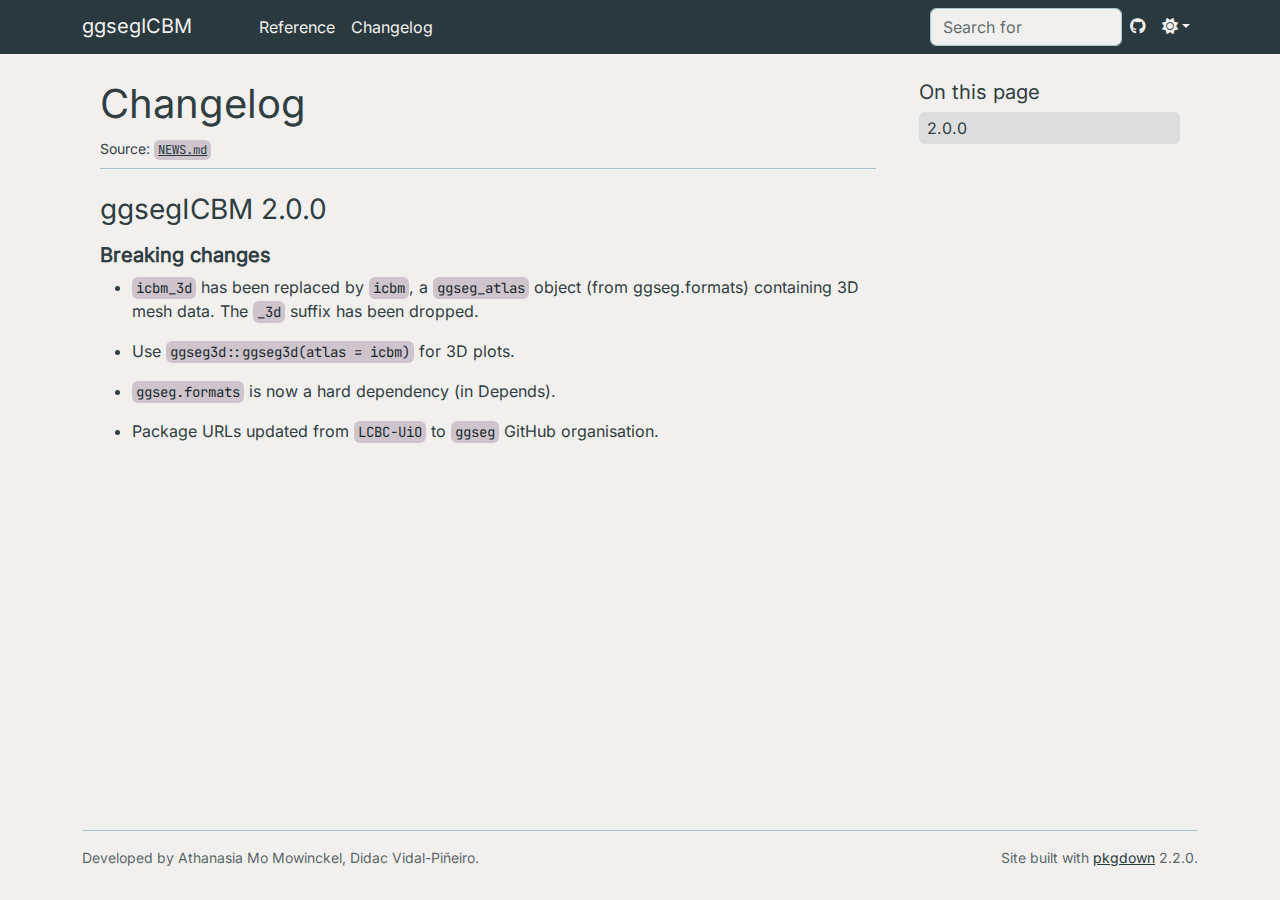
<file: news/index.html>
<!DOCTYPE html>
<!-- Generated by pkgdown: do not edit by hand --><html lang="en"><head><meta http-equiv="Content-Type" content="text/html; charset=UTF-8"><meta charset="utf-8"><meta http-equiv="X-UA-Compatible" content="IE=edge"><meta name="viewport" content="width=device-width, initial-scale=1, shrink-to-fit=no"><title>Changelog • ggsegICBM</title><script src="../lightswitch.js"></script><script src="../deps/jquery-3.6.0/jquery-3.6.0.min.js"></script><meta name="viewport" content="width=device-width, initial-scale=1, shrink-to-fit=no"><link href="../deps/bootstrap-5.3.1/bootstrap.min.css" rel="stylesheet"><script src="../deps/bootstrap-5.3.1/bootstrap.bundle.min.js"></script><link href="../deps/Inter-0.4.10/font.css" rel="stylesheet"><link href="../deps/JetBrains_Mono-0.4.10/font.css" rel="stylesheet"><link href="../deps/font-awesome-6.5.2/css/all.min.css" rel="stylesheet"><link href="../deps/font-awesome-6.5.2/css/v4-shims.min.css" rel="stylesheet"><script src="../deps/headroom-0.11.0/headroom.min.js"></script><script src="../deps/headroom-0.11.0/jQuery.headroom.min.js"></script><script src="../deps/bootstrap-toc-1.0.1/bootstrap-toc.min.js"></script><script src="../deps/clipboard.js-2.0.11/clipboard.min.js"></script><script src="../deps/search-1.0.0/autocomplete.jquery.min.js"></script><script src="../deps/search-1.0.0/fuse.min.js"></script><script src="../deps/search-1.0.0/mark.min.js"></script><!-- pkgdown --><script src="../pkgdown.js"></script><meta property="og:title" content="Changelog"></head><body>
    <a href="#main" class="visually-hidden-focusable">Skip to contents</a>


    <nav class="navbar navbar-expand-lg fixed-top " aria-label="Site navigation"><div class="container">

    <a class="navbar-brand me-2" href="../index.html">ggsegICBM</a>

    <small class="nav-text text-muted me-auto" data-bs-toggle="tooltip" data-bs-placement="bottom" title="">2.0.0</small>


    <button class="navbar-toggler" type="button" data-bs-toggle="collapse" data-bs-target="#navbar" aria-controls="navbar" aria-expanded="false" aria-label="Toggle navigation">
      <span class="navbar-toggler-icon"></span>
    </button>

    <div id="navbar" class="collapse navbar-collapse ms-3">
      <ul class="navbar-nav me-auto"><li class="nav-item"><a class="nav-link" href="../reference/index.html">Reference</a></li>
<li class="active nav-item"><a class="nav-link" href="../news/index.html">Changelog</a></li>
      </ul><ul class="navbar-nav"><li class="nav-item"><form class="form-inline" role="search">
 <input class="form-control" type="search" name="search-input" id="search-input" autocomplete="off" aria-label="Search site" placeholder="Search for" data-search-index="../search.json"></form></li>
<li class="nav-item"><a class="external-link nav-link" href="https://github.com/ggseg/ggsegICBM" aria-label="GitHub"><span class="fa fa-github"></span></a></li>
<li class="nav-item dropdown">
  <button class="nav-link dropdown-toggle" type="button" id="dropdown-lightswitch" data-bs-toggle="dropdown" aria-expanded="false" aria-haspopup="true" aria-label="Light switch"><span class="fa fa-sun"></span></button>
  <ul class="dropdown-menu dropdown-menu-end" aria-labelledby="dropdown-lightswitch"><li><button class="dropdown-item" data-bs-theme-value="light"><span class="fa fa-sun"></span> Light</button></li>
    <li><button class="dropdown-item" data-bs-theme-value="dark"><span class="fa fa-moon"></span> Dark</button></li>
    <li><button class="dropdown-item" data-bs-theme-value="auto"><span class="fa fa-adjust"></span> Auto</button></li>
  </ul></li>
      </ul></div>


  </div>
</nav><div class="container template-news">
<div class="row">
  <main id="main" class="col-md-9"><div class="page-header">

      <h1>Changelog</h1>
      <small>Source: <a href="https://github.com/ggsegverse/ggsegICBM/blob/main/NEWS.md" class="external-link"><code>NEWS.md</code></a></small>
    </div>

    <div class="section level2">
<h2 class="pkg-version" data-toc-text="2.0.0" id="ggsegicbm-200">ggsegICBM 2.0.0<a class="anchor" aria-label="anchor" href="#ggsegicbm-200"></a></h2>
<div class="section level3">
<h3 id="breaking-changes-2-0-0">Breaking changes<a class="anchor" aria-label="anchor" href="#breaking-changes-2-0-0"></a></h3>
<ul><li><p><code>icbm_3d</code> has been replaced by <code>icbm</code>, a <code>ggseg_atlas</code> object (from ggseg.formats) containing 3D mesh data. The <code>_3d</code> suffix has been dropped.</p></li>
<li><p>Use <code>ggseg3d::ggseg3d(atlas = icbm)</code> for 3D plots.</p></li>
<li><p><code>ggseg.formats</code> is now a hard dependency (in Depends).</p></li>
<li><p>Package URLs updated from <code>LCBC-UiO</code> to <code>ggseg</code> GitHub organisation.</p></li>
</ul></div>
</div>
  </main><aside class="col-md-3"><nav id="toc" aria-label="Table of contents"><h2>On this page</h2>
    </nav></aside></div>


    <footer><div class="pkgdown-footer-left">
  <p>Developed by Athanasia Mo Mowinckel, Didac Vidal-Piñeiro.</p>
</div>

<div class="pkgdown-footer-right">
  <p>Site built with <a href="https://pkgdown.r-lib.org/" class="external-link">pkgdown</a> 2.2.0.</p>
</div>

    </footer></div>





  </body></html>
</file>
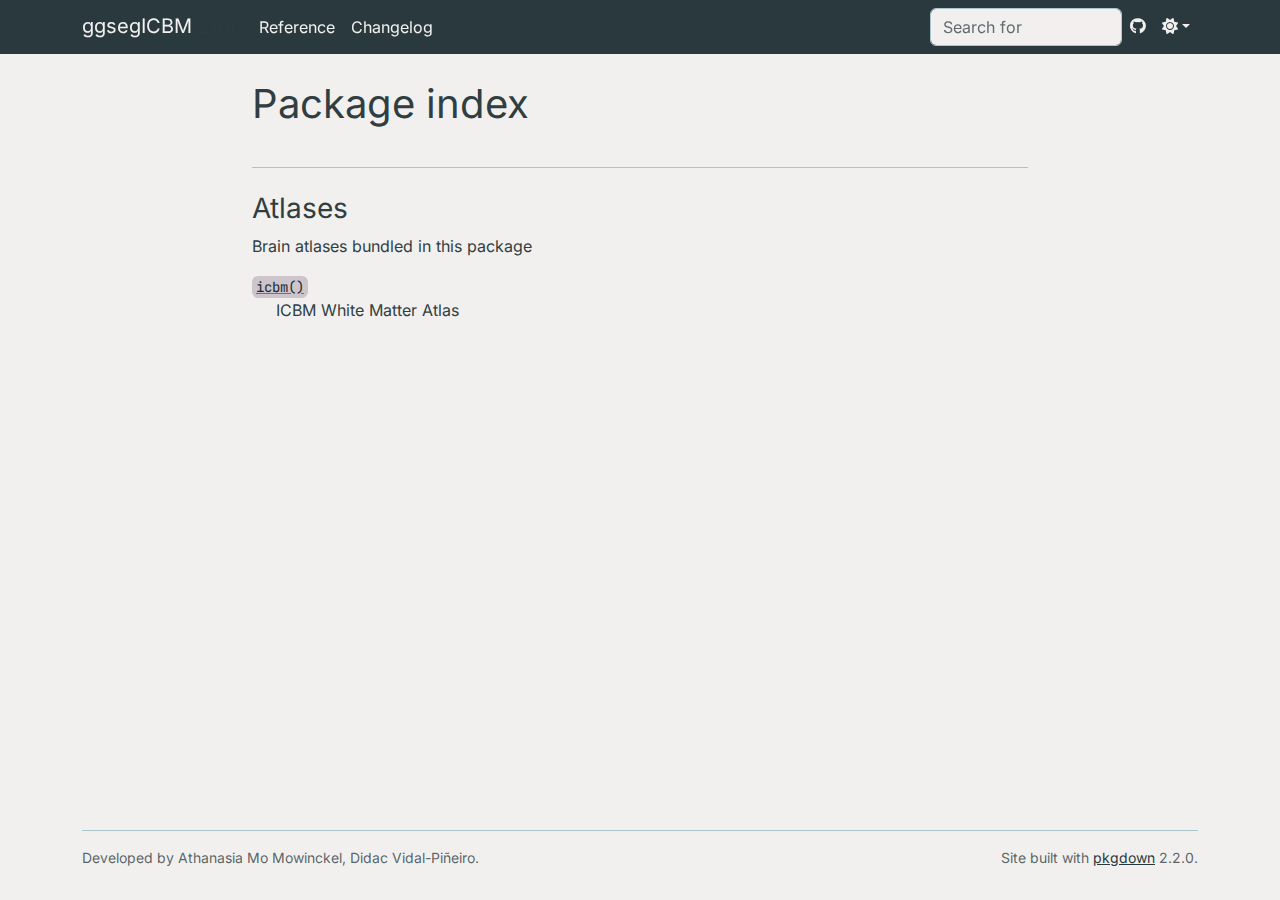
<file: reference/index.html>
<!DOCTYPE html>
<!-- Generated by pkgdown: do not edit by hand --><html lang="en"><head><meta http-equiv="Content-Type" content="text/html; charset=UTF-8"><meta charset="utf-8"><meta http-equiv="X-UA-Compatible" content="IE=edge"><meta name="viewport" content="width=device-width, initial-scale=1, shrink-to-fit=no"><title>Package index • ggsegICBM</title><script src="../lightswitch.js"></script><script src="../deps/jquery-3.6.0/jquery-3.6.0.min.js"></script><meta name="viewport" content="width=device-width, initial-scale=1, shrink-to-fit=no"><link href="../deps/bootstrap-5.3.1/bootstrap.min.css" rel="stylesheet"><script src="../deps/bootstrap-5.3.1/bootstrap.bundle.min.js"></script><link href="../deps/Inter-0.4.10/font.css" rel="stylesheet"><link href="../deps/JetBrains_Mono-0.4.10/font.css" rel="stylesheet"><link href="../deps/font-awesome-6.5.2/css/all.min.css" rel="stylesheet"><link href="../deps/font-awesome-6.5.2/css/v4-shims.min.css" rel="stylesheet"><script src="../deps/headroom-0.11.0/headroom.min.js"></script><script src="../deps/headroom-0.11.0/jQuery.headroom.min.js"></script><script src="../deps/bootstrap-toc-1.0.1/bootstrap-toc.min.js"></script><script src="../deps/clipboard.js-2.0.11/clipboard.min.js"></script><script src="../deps/search-1.0.0/autocomplete.jquery.min.js"></script><script src="../deps/search-1.0.0/fuse.min.js"></script><script src="../deps/search-1.0.0/mark.min.js"></script><!-- pkgdown --><script src="../pkgdown.js"></script><meta property="og:title" content="Package index"></head><body>
    <a href="#main" class="visually-hidden-focusable">Skip to contents</a>


    <nav class="navbar navbar-expand-lg fixed-top " aria-label="Site navigation"><div class="container">

    <a class="navbar-brand me-2" href="../index.html">ggsegICBM</a>

    <small class="nav-text text-muted me-auto" data-bs-toggle="tooltip" data-bs-placement="bottom" title="">2.0.0</small>


    <button class="navbar-toggler" type="button" data-bs-toggle="collapse" data-bs-target="#navbar" aria-controls="navbar" aria-expanded="false" aria-label="Toggle navigation">
      <span class="navbar-toggler-icon"></span>
    </button>

    <div id="navbar" class="collapse navbar-collapse ms-3">
      <ul class="navbar-nav me-auto"><li class="active nav-item"><a class="nav-link" href="../reference/index.html">Reference</a></li>
<li class="nav-item"><a class="nav-link" href="../news/index.html">Changelog</a></li>
      </ul><ul class="navbar-nav"><li class="nav-item"><form class="form-inline" role="search">
 <input class="form-control" type="search" name="search-input" id="search-input" autocomplete="off" aria-label="Search site" placeholder="Search for" data-search-index="../search.json"></form></li>
<li class="nav-item"><a class="external-link nav-link" href="https://github.com/ggseg/ggsegICBM" aria-label="GitHub"><span class="fa fa-github"></span></a></li>
<li class="nav-item dropdown">
  <button class="nav-link dropdown-toggle" type="button" id="dropdown-lightswitch" data-bs-toggle="dropdown" aria-expanded="false" aria-haspopup="true" aria-label="Light switch"><span class="fa fa-sun"></span></button>
  <ul class="dropdown-menu dropdown-menu-end" aria-labelledby="dropdown-lightswitch"><li><button class="dropdown-item" data-bs-theme-value="light"><span class="fa fa-sun"></span> Light</button></li>
    <li><button class="dropdown-item" data-bs-theme-value="dark"><span class="fa fa-moon"></span> Dark</button></li>
    <li><button class="dropdown-item" data-bs-theme-value="auto"><span class="fa fa-adjust"></span> Auto</button></li>
  </ul></li>
      </ul></div>


  </div>
</nav><div class="container template-reference-index">
<div class="row">
  <main id="main" class="col-md-9"><div class="page-header">

      <h1>Package index</h1>
    </div>

    <div class="section level2">
      <h2 id="atlases">Atlases<a class="anchor" aria-label="anchor" href="#atlases"></a></h2>

      <div class="section-desc"><p>Brain atlases bundled in this package</p></div>

      <dl></dl></div><div class="section level2">




      <dl><dt>

          <code><a href="icbm.html">icbm()</a></code>

        </dt>
        <dd>ICBM White Matter Atlas</dd>
      </dl></div>
  </main></div>


    <footer><div class="pkgdown-footer-left">
  <p>Developed by Athanasia Mo Mowinckel, Didac Vidal-Piñeiro.</p>
</div>

<div class="pkgdown-footer-right">
  <p>Site built with <a href="https://pkgdown.r-lib.org/" class="external-link">pkgdown</a> 2.2.0.</p>
</div>

    </footer></div>





  </body></html>
</file>
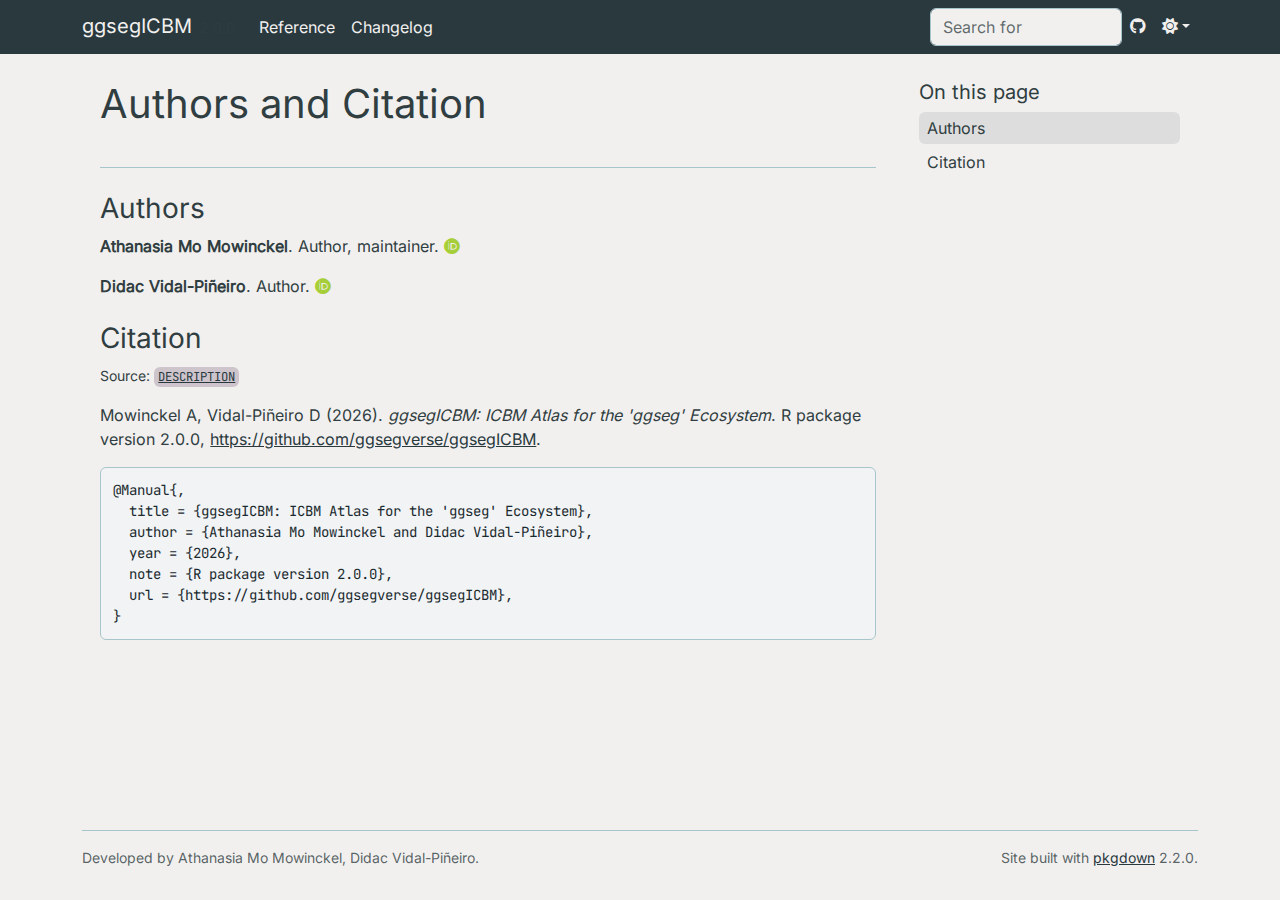
<file: authors.html>
<!DOCTYPE html>
<!-- Generated by pkgdown: do not edit by hand --><html lang="en"><head><meta http-equiv="Content-Type" content="text/html; charset=UTF-8"><meta charset="utf-8"><meta http-equiv="X-UA-Compatible" content="IE=edge"><meta name="viewport" content="width=device-width, initial-scale=1, shrink-to-fit=no"><title>Authors and Citation • ggsegICBM</title><script src="lightswitch.js"></script><script src="deps/jquery-3.6.0/jquery-3.6.0.min.js"></script><meta name="viewport" content="width=device-width, initial-scale=1, shrink-to-fit=no"><link href="deps/bootstrap-5.3.1/bootstrap.min.css" rel="stylesheet"><script src="deps/bootstrap-5.3.1/bootstrap.bundle.min.js"></script><link href="deps/Inter-0.4.10/font.css" rel="stylesheet"><link href="deps/JetBrains_Mono-0.4.10/font.css" rel="stylesheet"><link href="deps/font-awesome-6.5.2/css/all.min.css" rel="stylesheet"><link href="deps/font-awesome-6.5.2/css/v4-shims.min.css" rel="stylesheet"><script src="deps/headroom-0.11.0/headroom.min.js"></script><script src="deps/headroom-0.11.0/jQuery.headroom.min.js"></script><script src="deps/bootstrap-toc-1.0.1/bootstrap-toc.min.js"></script><script src="deps/clipboard.js-2.0.11/clipboard.min.js"></script><script src="deps/search-1.0.0/autocomplete.jquery.min.js"></script><script src="deps/search-1.0.0/fuse.min.js"></script><script src="deps/search-1.0.0/mark.min.js"></script><!-- pkgdown --><script src="pkgdown.js"></script><meta property="og:title" content="Authors and Citation"></head><body>
    <a href="#main" class="visually-hidden-focusable">Skip to contents</a>


    <nav class="navbar navbar-expand-lg fixed-top " aria-label="Site navigation"><div class="container">

    <a class="navbar-brand me-2" href="index.html">ggsegICBM</a>

    <small class="nav-text text-muted me-auto" data-bs-toggle="tooltip" data-bs-placement="bottom" title="">2.0.0</small>


    <button class="navbar-toggler" type="button" data-bs-toggle="collapse" data-bs-target="#navbar" aria-controls="navbar" aria-expanded="false" aria-label="Toggle navigation">
      <span class="navbar-toggler-icon"></span>
    </button>

    <div id="navbar" class="collapse navbar-collapse ms-3">
      <ul class="navbar-nav me-auto"><li class="nav-item"><a class="nav-link" href="reference/index.html">Reference</a></li>
<li class="nav-item"><a class="nav-link" href="news/index.html">Changelog</a></li>
      </ul><ul class="navbar-nav"><li class="nav-item"><form class="form-inline" role="search">
 <input class="form-control" type="search" name="search-input" id="search-input" autocomplete="off" aria-label="Search site" placeholder="Search for" data-search-index="search.json"></form></li>
<li class="nav-item"><a class="external-link nav-link" href="https://github.com/ggseg/ggsegICBM" aria-label="GitHub"><span class="fa fa-github"></span></a></li>
<li class="nav-item dropdown">
  <button class="nav-link dropdown-toggle" type="button" id="dropdown-lightswitch" data-bs-toggle="dropdown" aria-expanded="false" aria-haspopup="true" aria-label="Light switch"><span class="fa fa-sun"></span></button>
  <ul class="dropdown-menu dropdown-menu-end" aria-labelledby="dropdown-lightswitch"><li><button class="dropdown-item" data-bs-theme-value="light"><span class="fa fa-sun"></span> Light</button></li>
    <li><button class="dropdown-item" data-bs-theme-value="dark"><span class="fa fa-moon"></span> Dark</button></li>
    <li><button class="dropdown-item" data-bs-theme-value="auto"><span class="fa fa-adjust"></span> Auto</button></li>
  </ul></li>
      </ul></div>


  </div>
</nav><div class="container template-citation-authors">
<div class="row">
  <main id="main" class="col-md-9"><div class="page-header">

      <h1>Authors and Citation</h1>
    </div>

    <div class="section level2">
      <h2>Authors</h2>

      <ul class="list-unstyled"><li>
          <p><strong>Athanasia Mo Mowinckel</strong>. Author, maintainer. <a href="https://orcid.org/0000-0002-5756-0223" target="orcid.widget" aria-label="ORCID" class="external-link"><span class="fab fa-orcid orcid" aria-hidden="true"></span></a>
          </p>
        </li>
        <li>
          <p><strong>Didac Vidal-Piñeiro</strong>. Author. <a href="https://orcid.org/0000-0001-9997-9156" target="orcid.widget" aria-label="ORCID" class="external-link"><span class="fab fa-orcid orcid" aria-hidden="true"></span></a>
          </p>
        </li>
      </ul></div>

    <div class="section level2">
      <h2 id="citation">Citation</h2>
      <p><small class="dont-index">Source: <a href="https://github.com/ggsegverse/ggsegICBM/blob/main/DESCRIPTION" class="external-link"><code>DESCRIPTION</code></a></small></p>

      <p>Mowinckel A, Vidal-Piñeiro D (2026).
<em>ggsegICBM: ICBM Atlas for the 'ggseg' Ecosystem</em>.
R package version 2.0.0, <a href="https://github.com/ggsegverse/ggsegICBM" class="external-link">https://github.com/ggsegverse/ggsegICBM</a>.
</p>
      <pre>@Manual{,
  title = {ggsegICBM: ICBM Atlas for the 'ggseg' Ecosystem},
  author = {Athanasia Mo Mowinckel and Didac Vidal-Piñeiro},
  year = {2026},
  note = {R package version 2.0.0},
  url = {https://github.com/ggsegverse/ggsegICBM},
}</pre>
    </div>

  </main><aside class="col-md-3"><nav id="toc" aria-label="Table of contents"><h2>On this page</h2>
    </nav></aside></div>


    <footer><div class="pkgdown-footer-left">
  <p>Developed by Athanasia Mo Mowinckel, Didac Vidal-Piñeiro.</p>
</div>

<div class="pkgdown-footer-right">
  <p>Site built with <a href="https://pkgdown.r-lib.org/" class="external-link">pkgdown</a> 2.2.0.</p>
</div>

    </footer></div>





  </body></html>
</file>
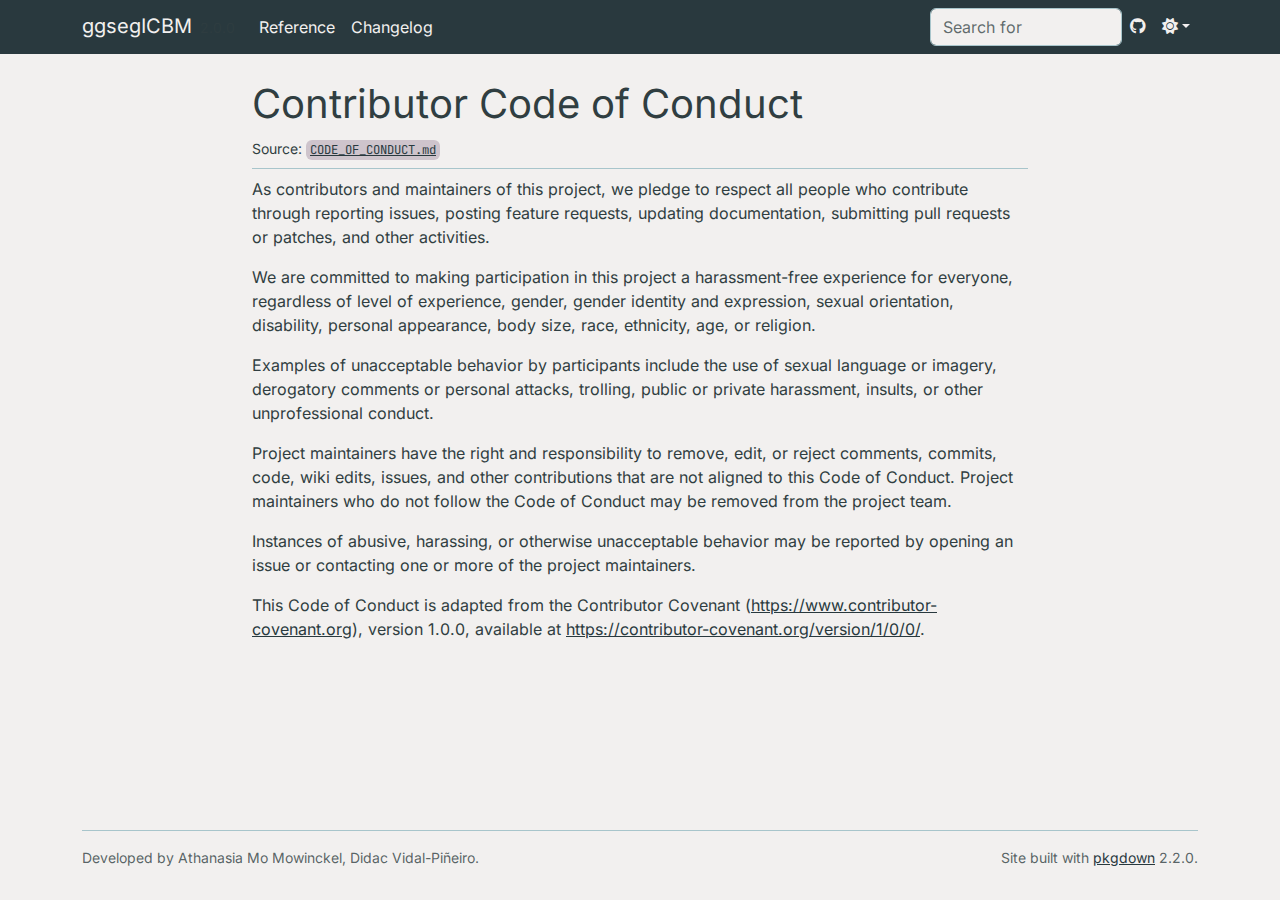
<file: CODE_OF_CONDUCT.html>
<!DOCTYPE html>
<!-- Generated by pkgdown: do not edit by hand --><html lang="en"><head><meta http-equiv="Content-Type" content="text/html; charset=UTF-8"><meta charset="utf-8"><meta http-equiv="X-UA-Compatible" content="IE=edge"><meta name="viewport" content="width=device-width, initial-scale=1, shrink-to-fit=no"><title>Contributor Code of Conduct • ggsegICBM</title><script src="lightswitch.js"></script><script src="deps/jquery-3.6.0/jquery-3.6.0.min.js"></script><meta name="viewport" content="width=device-width, initial-scale=1, shrink-to-fit=no"><link href="deps/bootstrap-5.3.1/bootstrap.min.css" rel="stylesheet"><script src="deps/bootstrap-5.3.1/bootstrap.bundle.min.js"></script><link href="deps/Inter-0.4.10/font.css" rel="stylesheet"><link href="deps/JetBrains_Mono-0.4.10/font.css" rel="stylesheet"><link href="deps/font-awesome-6.5.2/css/all.min.css" rel="stylesheet"><link href="deps/font-awesome-6.5.2/css/v4-shims.min.css" rel="stylesheet"><script src="deps/headroom-0.11.0/headroom.min.js"></script><script src="deps/headroom-0.11.0/jQuery.headroom.min.js"></script><script src="deps/bootstrap-toc-1.0.1/bootstrap-toc.min.js"></script><script src="deps/clipboard.js-2.0.11/clipboard.min.js"></script><script src="deps/search-1.0.0/autocomplete.jquery.min.js"></script><script src="deps/search-1.0.0/fuse.min.js"></script><script src="deps/search-1.0.0/mark.min.js"></script><!-- pkgdown --><script src="pkgdown.js"></script><meta property="og:title" content="Contributor Code of Conduct"></head><body>
    <a href="#main" class="visually-hidden-focusable">Skip to contents</a>


    <nav class="navbar navbar-expand-lg fixed-top " aria-label="Site navigation"><div class="container">

    <a class="navbar-brand me-2" href="index.html">ggsegICBM</a>

    <small class="nav-text text-muted me-auto" data-bs-toggle="tooltip" data-bs-placement="bottom" title="">2.0.0</small>


    <button class="navbar-toggler" type="button" data-bs-toggle="collapse" data-bs-target="#navbar" aria-controls="navbar" aria-expanded="false" aria-label="Toggle navigation">
      <span class="navbar-toggler-icon"></span>
    </button>

    <div id="navbar" class="collapse navbar-collapse ms-3">
      <ul class="navbar-nav me-auto"><li class="nav-item"><a class="nav-link" href="reference/index.html">Reference</a></li>
<li class="nav-item"><a class="nav-link" href="news/index.html">Changelog</a></li>
      </ul><ul class="navbar-nav"><li class="nav-item"><form class="form-inline" role="search">
 <input class="form-control" type="search" name="search-input" id="search-input" autocomplete="off" aria-label="Search site" placeholder="Search for" data-search-index="search.json"></form></li>
<li class="nav-item"><a class="external-link nav-link" href="https://github.com/ggseg/ggsegICBM" aria-label="GitHub"><span class="fa fa-github"></span></a></li>
<li class="nav-item dropdown">
  <button class="nav-link dropdown-toggle" type="button" id="dropdown-lightswitch" data-bs-toggle="dropdown" aria-expanded="false" aria-haspopup="true" aria-label="Light switch"><span class="fa fa-sun"></span></button>
  <ul class="dropdown-menu dropdown-menu-end" aria-labelledby="dropdown-lightswitch"><li><button class="dropdown-item" data-bs-theme-value="light"><span class="fa fa-sun"></span> Light</button></li>
    <li><button class="dropdown-item" data-bs-theme-value="dark"><span class="fa fa-moon"></span> Dark</button></li>
    <li><button class="dropdown-item" data-bs-theme-value="auto"><span class="fa fa-adjust"></span> Auto</button></li>
  </ul></li>
      </ul></div>


  </div>
</nav><div class="container template-title-body">
<div class="row">
  <main id="main" class="col-md-9"><div class="page-header">

      <h1>Contributor Code of Conduct</h1>
      <small class="dont-index">Source: <a href="https://github.com/ggsegverse/ggsegICBM/blob/main/CODE_OF_CONDUCT.md" class="external-link"><code>CODE_OF_CONDUCT.md</code></a></small>
    </div>

<div id="contributor-code-of-conduct" class="section level1">

<p>As contributors and maintainers of this project, we pledge to respect all people who contribute through reporting issues, posting feature requests, updating documentation, submitting pull requests or patches, and other activities.</p>
<p>We are committed to making participation in this project a harassment-free experience for everyone, regardless of level of experience, gender, gender identity and expression, sexual orientation, disability, personal appearance, body size, race, ethnicity, age, or religion.</p>
<p>Examples of unacceptable behavior by participants include the use of sexual language or imagery, derogatory comments or personal attacks, trolling, public or private harassment, insults, or other unprofessional conduct.</p>
<p>Project maintainers have the right and responsibility to remove, edit, or reject comments, commits, code, wiki edits, issues, and other contributions that are not aligned to this Code of Conduct. Project maintainers who do not follow the Code of Conduct may be removed from the project team.</p>
<p>Instances of abusive, harassing, or otherwise unacceptable behavior may be reported by opening an issue or contacting one or more of the project maintainers.</p>
<p>This Code of Conduct is adapted from the Contributor Covenant (<a href="https://www.contributor-covenant.org" class="external-link uri">https://www.contributor-covenant.org</a>), version 1.0.0, available at <a href="https://contributor-covenant.org/version/1/0/0/" class="external-link uri">https://contributor-covenant.org/version/1/0/0/</a>.</p>
</div>

  </main></div>


    <footer><div class="pkgdown-footer-left">
  <p>Developed by Athanasia Mo Mowinckel, Didac Vidal-Piñeiro.</p>
</div>

<div class="pkgdown-footer-right">
  <p>Site built with <a href="https://pkgdown.r-lib.org/" class="external-link">pkgdown</a> 2.2.0.</p>
</div>

    </footer></div>





  </body></html>
</file>
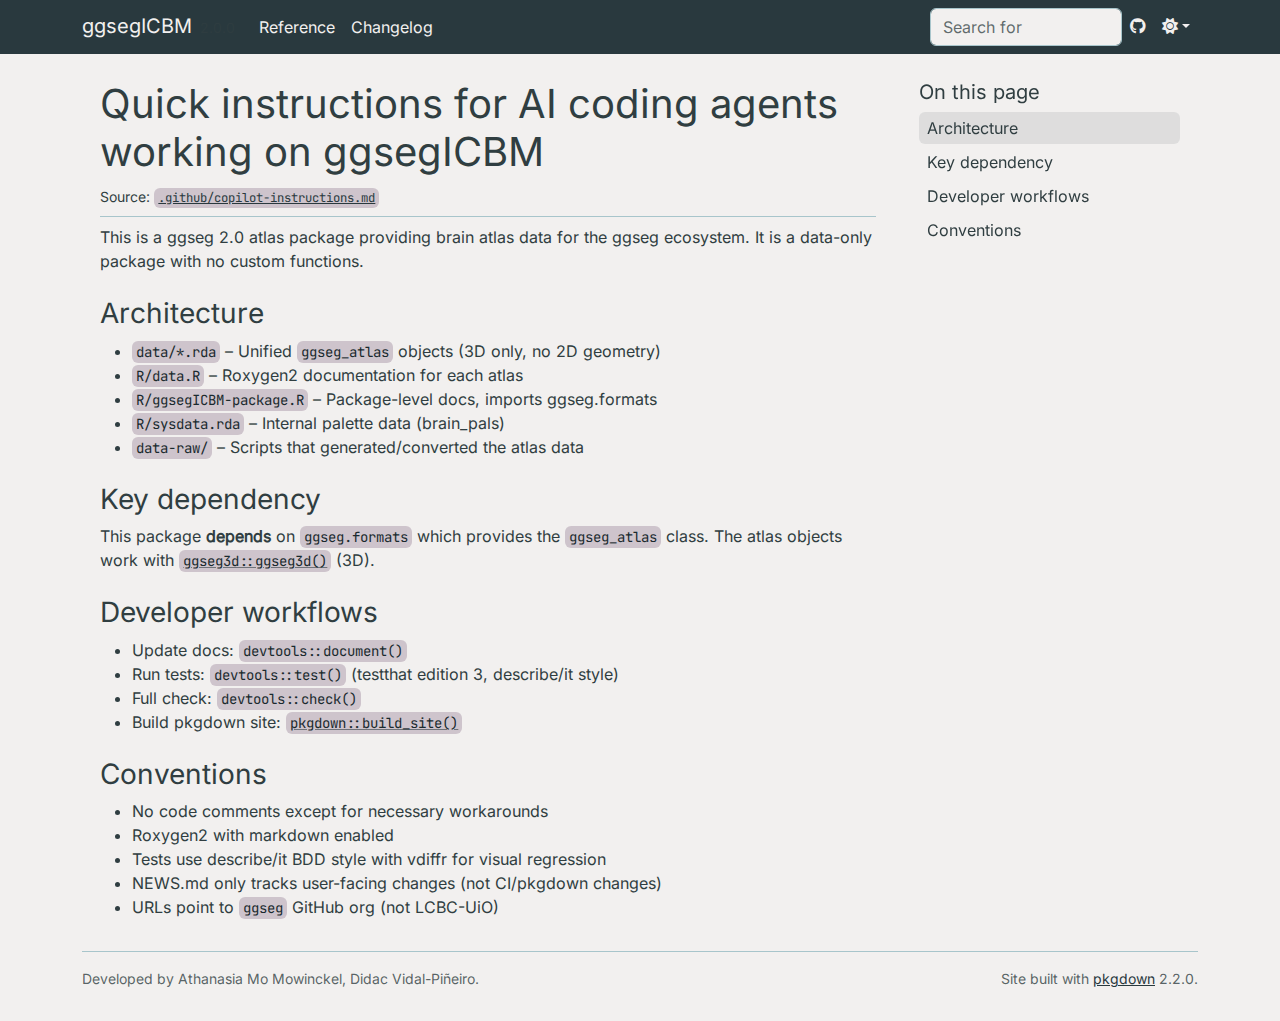
<file: copilot-instructions.html>
<!DOCTYPE html>
<!-- Generated by pkgdown: do not edit by hand --><html lang="en"><head><meta http-equiv="Content-Type" content="text/html; charset=UTF-8"><meta charset="utf-8"><meta http-equiv="X-UA-Compatible" content="IE=edge"><meta name="viewport" content="width=device-width, initial-scale=1, shrink-to-fit=no"><title>Quick instructions for AI coding agents working on ggsegICBM • ggsegICBM</title><script src="lightswitch.js"></script><script src="deps/jquery-3.6.0/jquery-3.6.0.min.js"></script><meta name="viewport" content="width=device-width, initial-scale=1, shrink-to-fit=no"><link href="deps/bootstrap-5.3.1/bootstrap.min.css" rel="stylesheet"><script src="deps/bootstrap-5.3.1/bootstrap.bundle.min.js"></script><link href="deps/Inter-0.4.10/font.css" rel="stylesheet"><link href="deps/JetBrains_Mono-0.4.10/font.css" rel="stylesheet"><link href="deps/font-awesome-6.5.2/css/all.min.css" rel="stylesheet"><link href="deps/font-awesome-6.5.2/css/v4-shims.min.css" rel="stylesheet"><script src="deps/headroom-0.11.0/headroom.min.js"></script><script src="deps/headroom-0.11.0/jQuery.headroom.min.js"></script><script src="deps/bootstrap-toc-1.0.1/bootstrap-toc.min.js"></script><script src="deps/clipboard.js-2.0.11/clipboard.min.js"></script><script src="deps/search-1.0.0/autocomplete.jquery.min.js"></script><script src="deps/search-1.0.0/fuse.min.js"></script><script src="deps/search-1.0.0/mark.min.js"></script><!-- pkgdown --><script src="pkgdown.js"></script><meta property="og:title" content="Quick instructions for AI coding agents working on ggsegICBM"></head><body>
    <a href="#main" class="visually-hidden-focusable">Skip to contents</a>


    <nav class="navbar navbar-expand-lg fixed-top " aria-label="Site navigation"><div class="container">

    <a class="navbar-brand me-2" href="index.html">ggsegICBM</a>

    <small class="nav-text text-muted me-auto" data-bs-toggle="tooltip" data-bs-placement="bottom" title="">2.0.0</small>


    <button class="navbar-toggler" type="button" data-bs-toggle="collapse" data-bs-target="#navbar" aria-controls="navbar" aria-expanded="false" aria-label="Toggle navigation">
      <span class="navbar-toggler-icon"></span>
    </button>

    <div id="navbar" class="collapse navbar-collapse ms-3">
      <ul class="navbar-nav me-auto"><li class="nav-item"><a class="nav-link" href="reference/index.html">Reference</a></li>
<li class="nav-item"><a class="nav-link" href="news/index.html">Changelog</a></li>
      </ul><ul class="navbar-nav"><li class="nav-item"><form class="form-inline" role="search">
 <input class="form-control" type="search" name="search-input" id="search-input" autocomplete="off" aria-label="Search site" placeholder="Search for" data-search-index="search.json"></form></li>
<li class="nav-item"><a class="external-link nav-link" href="https://github.com/ggseg/ggsegICBM" aria-label="GitHub"><span class="fa fa-github"></span></a></li>
<li class="nav-item dropdown">
  <button class="nav-link dropdown-toggle" type="button" id="dropdown-lightswitch" data-bs-toggle="dropdown" aria-expanded="false" aria-haspopup="true" aria-label="Light switch"><span class="fa fa-sun"></span></button>
  <ul class="dropdown-menu dropdown-menu-end" aria-labelledby="dropdown-lightswitch"><li><button class="dropdown-item" data-bs-theme-value="light"><span class="fa fa-sun"></span> Light</button></li>
    <li><button class="dropdown-item" data-bs-theme-value="dark"><span class="fa fa-moon"></span> Dark</button></li>
    <li><button class="dropdown-item" data-bs-theme-value="auto"><span class="fa fa-adjust"></span> Auto</button></li>
  </ul></li>
      </ul></div>


  </div>
</nav><div class="container template-title-body">
<div class="row">
  <main id="main" class="col-md-9"><div class="page-header">

      <h1>Quick instructions for AI coding agents working on ggsegICBM</h1>
      <small class="dont-index">Source: <a href="https://github.com/ggsegverse/ggsegICBM/blob/main/.github/copilot-instructions.md" class="external-link"><code>.github/copilot-instructions.md</code></a></small>
    </div>

<div id="quick-instructions-for-ai-coding-agents-working-on-ggsegicbm" class="section level1">

<p>This is a ggseg 2.0 atlas package providing brain atlas data for the ggseg ecosystem. It is a data-only package with no custom functions.</p>
<div class="section level2">
<h2 id="architecture">Architecture<a class="anchor" aria-label="anchor" href="#architecture"></a></h2>
<ul><li>
<code>data/*.rda</code> – Unified <code>ggseg_atlas</code> objects (3D only, no 2D geometry)</li>
<li>
<code>R/data.R</code> – Roxygen2 documentation for each atlas</li>
<li>
<code>R/ggsegICBM-package.R</code> – Package-level docs, imports ggseg.formats</li>
<li>
<code>R/sysdata.rda</code> – Internal palette data (brain_pals)</li>
<li>
<code>data-raw/</code> – Scripts that generated/converted the atlas data</li>
</ul></div>
<div class="section level2">
<h2 id="key-dependency">Key dependency<a class="anchor" aria-label="anchor" href="#key-dependency"></a></h2>
<p>This package <strong>depends</strong> on <code>ggseg.formats</code> which provides the <code>ggseg_atlas</code> class. The atlas objects work with <code><a href="https://lcbc-uio.github.io/ggseg3d//reference/ggseg3d.html" class="external-link">ggseg3d::ggseg3d()</a></code> (3D).</p>
</div>
<div class="section level2">
<h2 id="developer-workflows">Developer workflows<a class="anchor" aria-label="anchor" href="#developer-workflows"></a></h2>
<ul><li>Update docs: <code>devtools::document()</code>
</li>
<li>Run tests: <code>devtools::test()</code> (testthat edition 3, describe/it style)</li>
<li>Full check: <code>devtools::check()</code>
</li>
<li>Build pkgdown site: <code><a href="https://pkgdown.r-lib.org/reference/build_site.html" class="external-link">pkgdown::build_site()</a></code>
</li>
</ul></div>
<div class="section level2">
<h2 id="conventions">Conventions<a class="anchor" aria-label="anchor" href="#conventions"></a></h2>
<ul><li>No code comments except for necessary workarounds</li>
<li>Roxygen2 with markdown enabled</li>
<li>Tests use describe/it BDD style with vdiffr for visual regression</li>
<li>NEWS.md only tracks user-facing changes (not CI/pkgdown changes)</li>
<li>URLs point to <code>ggseg</code> GitHub org (not LCBC-UiO)</li>
</ul></div>
</div>

  </main><aside class="col-md-3"><nav id="toc" aria-label="Table of contents"><h2>On this page</h2>
    </nav></aside></div>


    <footer><div class="pkgdown-footer-left">
  <p>Developed by Athanasia Mo Mowinckel, Didac Vidal-Piñeiro.</p>
</div>

<div class="pkgdown-footer-right">
  <p>Site built with <a href="https://pkgdown.r-lib.org/" class="external-link">pkgdown</a> 2.2.0.</p>
</div>

    </footer></div>





  </body></html>
</file>
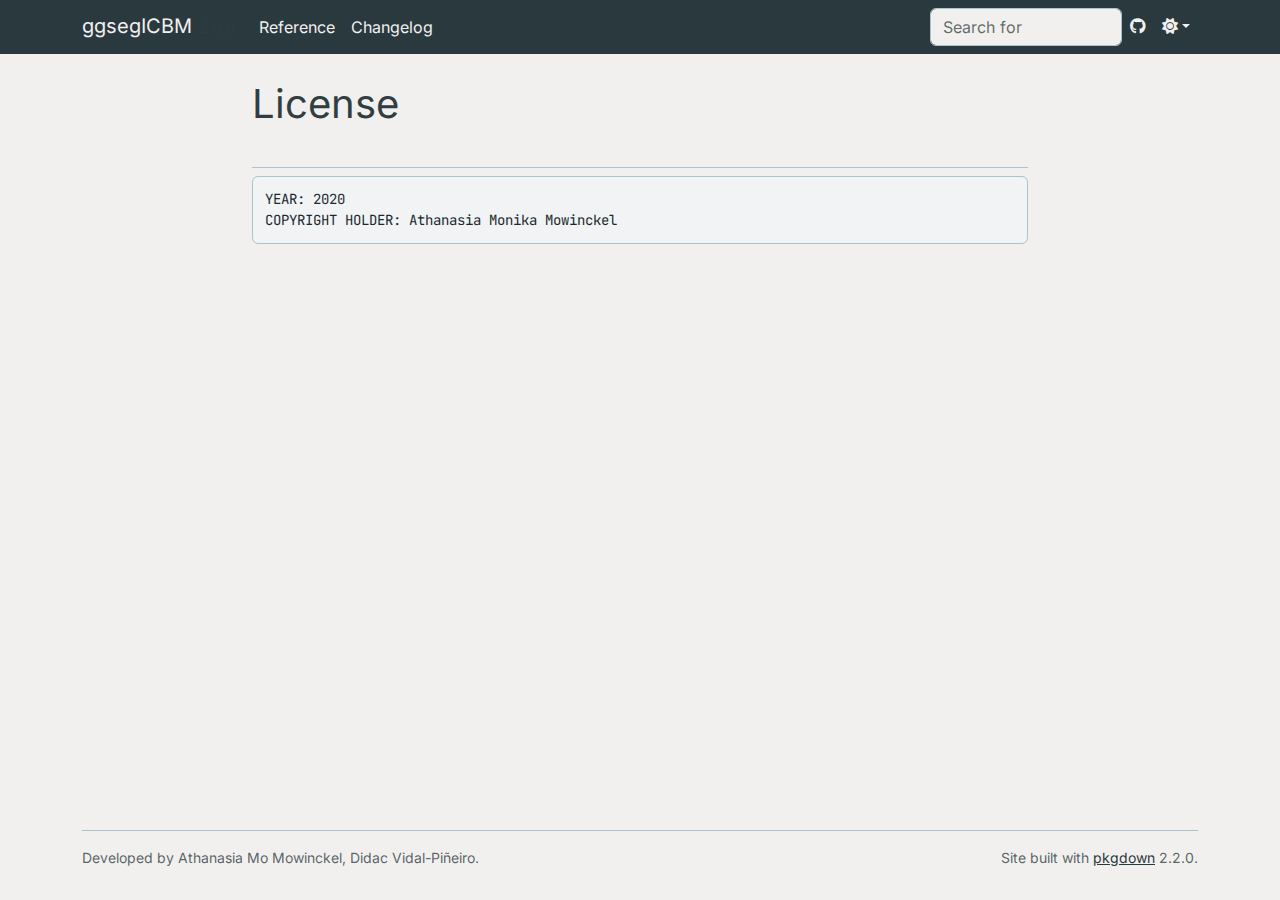
<file: LICENSE-text.html>
<!DOCTYPE html>
<!-- Generated by pkgdown: do not edit by hand --><html lang="en"><head><meta http-equiv="Content-Type" content="text/html; charset=UTF-8"><meta charset="utf-8"><meta http-equiv="X-UA-Compatible" content="IE=edge"><meta name="viewport" content="width=device-width, initial-scale=1, shrink-to-fit=no"><title>License • ggsegICBM</title><script src="lightswitch.js"></script><script src="deps/jquery-3.6.0/jquery-3.6.0.min.js"></script><meta name="viewport" content="width=device-width, initial-scale=1, shrink-to-fit=no"><link href="deps/bootstrap-5.3.1/bootstrap.min.css" rel="stylesheet"><script src="deps/bootstrap-5.3.1/bootstrap.bundle.min.js"></script><link href="deps/Inter-0.4.10/font.css" rel="stylesheet"><link href="deps/JetBrains_Mono-0.4.10/font.css" rel="stylesheet"><link href="deps/font-awesome-6.5.2/css/all.min.css" rel="stylesheet"><link href="deps/font-awesome-6.5.2/css/v4-shims.min.css" rel="stylesheet"><script src="deps/headroom-0.11.0/headroom.min.js"></script><script src="deps/headroom-0.11.0/jQuery.headroom.min.js"></script><script src="deps/bootstrap-toc-1.0.1/bootstrap-toc.min.js"></script><script src="deps/clipboard.js-2.0.11/clipboard.min.js"></script><script src="deps/search-1.0.0/autocomplete.jquery.min.js"></script><script src="deps/search-1.0.0/fuse.min.js"></script><script src="deps/search-1.0.0/mark.min.js"></script><!-- pkgdown --><script src="pkgdown.js"></script><meta property="og:title" content="License"></head><body>
    <a href="#main" class="visually-hidden-focusable">Skip to contents</a>


    <nav class="navbar navbar-expand-lg fixed-top " aria-label="Site navigation"><div class="container">

    <a class="navbar-brand me-2" href="index.html">ggsegICBM</a>

    <small class="nav-text text-muted me-auto" data-bs-toggle="tooltip" data-bs-placement="bottom" title="">2.0.0</small>


    <button class="navbar-toggler" type="button" data-bs-toggle="collapse" data-bs-target="#navbar" aria-controls="navbar" aria-expanded="false" aria-label="Toggle navigation">
      <span class="navbar-toggler-icon"></span>
    </button>

    <div id="navbar" class="collapse navbar-collapse ms-3">
      <ul class="navbar-nav me-auto"><li class="nav-item"><a class="nav-link" href="reference/index.html">Reference</a></li>
<li class="nav-item"><a class="nav-link" href="news/index.html">Changelog</a></li>
      </ul><ul class="navbar-nav"><li class="nav-item"><form class="form-inline" role="search">
 <input class="form-control" type="search" name="search-input" id="search-input" autocomplete="off" aria-label="Search site" placeholder="Search for" data-search-index="search.json"></form></li>
<li class="nav-item"><a class="external-link nav-link" href="https://github.com/ggseg/ggsegICBM" aria-label="GitHub"><span class="fa fa-github"></span></a></li>
<li class="nav-item dropdown">
  <button class="nav-link dropdown-toggle" type="button" id="dropdown-lightswitch" data-bs-toggle="dropdown" aria-expanded="false" aria-haspopup="true" aria-label="Light switch"><span class="fa fa-sun"></span></button>
  <ul class="dropdown-menu dropdown-menu-end" aria-labelledby="dropdown-lightswitch"><li><button class="dropdown-item" data-bs-theme-value="light"><span class="fa fa-sun"></span> Light</button></li>
    <li><button class="dropdown-item" data-bs-theme-value="dark"><span class="fa fa-moon"></span> Dark</button></li>
    <li><button class="dropdown-item" data-bs-theme-value="auto"><span class="fa fa-adjust"></span> Auto</button></li>
  </ul></li>
      </ul></div>


  </div>
</nav><div class="container template-title-body">
<div class="row">
  <main id="main" class="col-md-9"><div class="page-header">

      <h1>License</h1>

    </div>

<pre>YEAR: 2020
COPYRIGHT HOLDER: Athanasia Monika Mowinckel
</pre>

  </main></div>


    <footer><div class="pkgdown-footer-left">
  <p>Developed by Athanasia Mo Mowinckel, Didac Vidal-Piñeiro.</p>
</div>

<div class="pkgdown-footer-right">
  <p>Site built with <a href="https://pkgdown.r-lib.org/" class="external-link">pkgdown</a> 2.2.0.</p>
</div>

    </footer></div>





  </body></html>
</file>
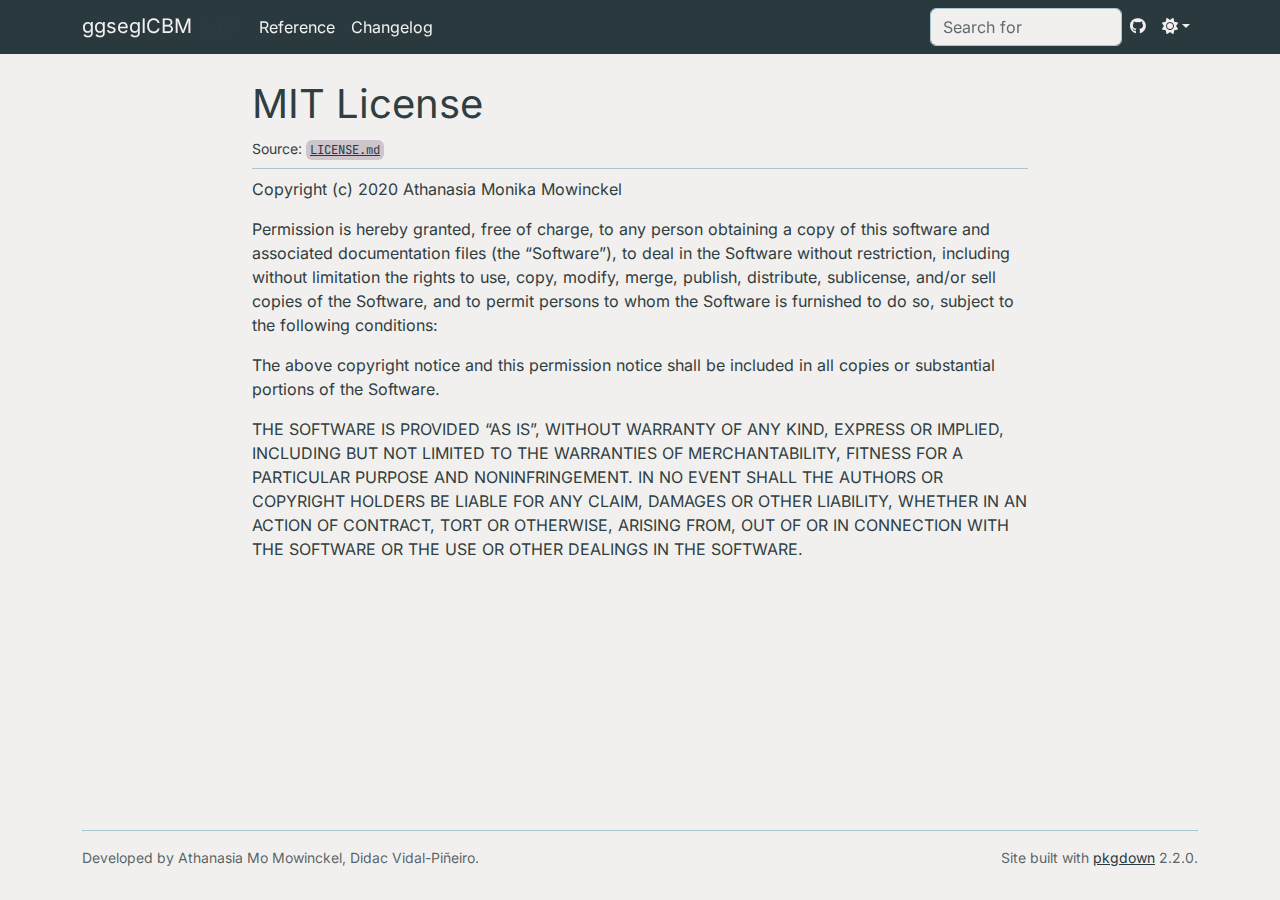
<file: LICENSE.html>
<!DOCTYPE html>
<!-- Generated by pkgdown: do not edit by hand --><html lang="en"><head><meta http-equiv="Content-Type" content="text/html; charset=UTF-8"><meta charset="utf-8"><meta http-equiv="X-UA-Compatible" content="IE=edge"><meta name="viewport" content="width=device-width, initial-scale=1, shrink-to-fit=no"><title>MIT License • ggsegICBM</title><script src="lightswitch.js"></script><script src="deps/jquery-3.6.0/jquery-3.6.0.min.js"></script><meta name="viewport" content="width=device-width, initial-scale=1, shrink-to-fit=no"><link href="deps/bootstrap-5.3.1/bootstrap.min.css" rel="stylesheet"><script src="deps/bootstrap-5.3.1/bootstrap.bundle.min.js"></script><link href="deps/Inter-0.4.10/font.css" rel="stylesheet"><link href="deps/JetBrains_Mono-0.4.10/font.css" rel="stylesheet"><link href="deps/font-awesome-6.5.2/css/all.min.css" rel="stylesheet"><link href="deps/font-awesome-6.5.2/css/v4-shims.min.css" rel="stylesheet"><script src="deps/headroom-0.11.0/headroom.min.js"></script><script src="deps/headroom-0.11.0/jQuery.headroom.min.js"></script><script src="deps/bootstrap-toc-1.0.1/bootstrap-toc.min.js"></script><script src="deps/clipboard.js-2.0.11/clipboard.min.js"></script><script src="deps/search-1.0.0/autocomplete.jquery.min.js"></script><script src="deps/search-1.0.0/fuse.min.js"></script><script src="deps/search-1.0.0/mark.min.js"></script><!-- pkgdown --><script src="pkgdown.js"></script><meta property="og:title" content="MIT License"></head><body>
    <a href="#main" class="visually-hidden-focusable">Skip to contents</a>


    <nav class="navbar navbar-expand-lg fixed-top " aria-label="Site navigation"><div class="container">

    <a class="navbar-brand me-2" href="index.html">ggsegICBM</a>

    <small class="nav-text text-muted me-auto" data-bs-toggle="tooltip" data-bs-placement="bottom" title="">2.0.0</small>


    <button class="navbar-toggler" type="button" data-bs-toggle="collapse" data-bs-target="#navbar" aria-controls="navbar" aria-expanded="false" aria-label="Toggle navigation">
      <span class="navbar-toggler-icon"></span>
    </button>

    <div id="navbar" class="collapse navbar-collapse ms-3">
      <ul class="navbar-nav me-auto"><li class="nav-item"><a class="nav-link" href="reference/index.html">Reference</a></li>
<li class="nav-item"><a class="nav-link" href="news/index.html">Changelog</a></li>
      </ul><ul class="navbar-nav"><li class="nav-item"><form class="form-inline" role="search">
 <input class="form-control" type="search" name="search-input" id="search-input" autocomplete="off" aria-label="Search site" placeholder="Search for" data-search-index="search.json"></form></li>
<li class="nav-item"><a class="external-link nav-link" href="https://github.com/ggseg/ggsegICBM" aria-label="GitHub"><span class="fa fa-github"></span></a></li>
<li class="nav-item dropdown">
  <button class="nav-link dropdown-toggle" type="button" id="dropdown-lightswitch" data-bs-toggle="dropdown" aria-expanded="false" aria-haspopup="true" aria-label="Light switch"><span class="fa fa-sun"></span></button>
  <ul class="dropdown-menu dropdown-menu-end" aria-labelledby="dropdown-lightswitch"><li><button class="dropdown-item" data-bs-theme-value="light"><span class="fa fa-sun"></span> Light</button></li>
    <li><button class="dropdown-item" data-bs-theme-value="dark"><span class="fa fa-moon"></span> Dark</button></li>
    <li><button class="dropdown-item" data-bs-theme-value="auto"><span class="fa fa-adjust"></span> Auto</button></li>
  </ul></li>
      </ul></div>


  </div>
</nav><div class="container template-title-body">
<div class="row">
  <main id="main" class="col-md-9"><div class="page-header">

      <h1>MIT License</h1>
      <small class="dont-index">Source: <a href="https://github.com/ggsegverse/ggsegICBM/blob/main/LICENSE.md" class="external-link"><code>LICENSE.md</code></a></small>
    </div>

<div id="mit-license" class="section level1">

<p>Copyright (c) 2020 Athanasia Monika Mowinckel</p>
<p>Permission is hereby granted, free of charge, to any person obtaining a copy of this software and associated documentation files (the “Software”), to deal in the Software without restriction, including without limitation the rights to use, copy, modify, merge, publish, distribute, sublicense, and/or sell copies of the Software, and to permit persons to whom the Software is furnished to do so, subject to the following conditions:</p>
<p>The above copyright notice and this permission notice shall be included in all copies or substantial portions of the Software.</p>
<p>THE SOFTWARE IS PROVIDED “AS IS”, WITHOUT WARRANTY OF ANY KIND, EXPRESS OR IMPLIED, INCLUDING BUT NOT LIMITED TO THE WARRANTIES OF MERCHANTABILITY, FITNESS FOR A PARTICULAR PURPOSE AND NONINFRINGEMENT. IN NO EVENT SHALL THE AUTHORS OR COPYRIGHT HOLDERS BE LIABLE FOR ANY CLAIM, DAMAGES OR OTHER LIABILITY, WHETHER IN AN ACTION OF CONTRACT, TORT OR OTHERWISE, ARISING FROM, OUT OF OR IN CONNECTION WITH THE SOFTWARE OR THE USE OR OTHER DEALINGS IN THE SOFTWARE.</p>
</div>

  </main></div>


    <footer><div class="pkgdown-footer-left">
  <p>Developed by Athanasia Mo Mowinckel, Didac Vidal-Piñeiro.</p>
</div>

<div class="pkgdown-footer-right">
  <p>Site built with <a href="https://pkgdown.r-lib.org/" class="external-link">pkgdown</a> 2.2.0.</p>
</div>

    </footer></div>





  </body></html>
</file>
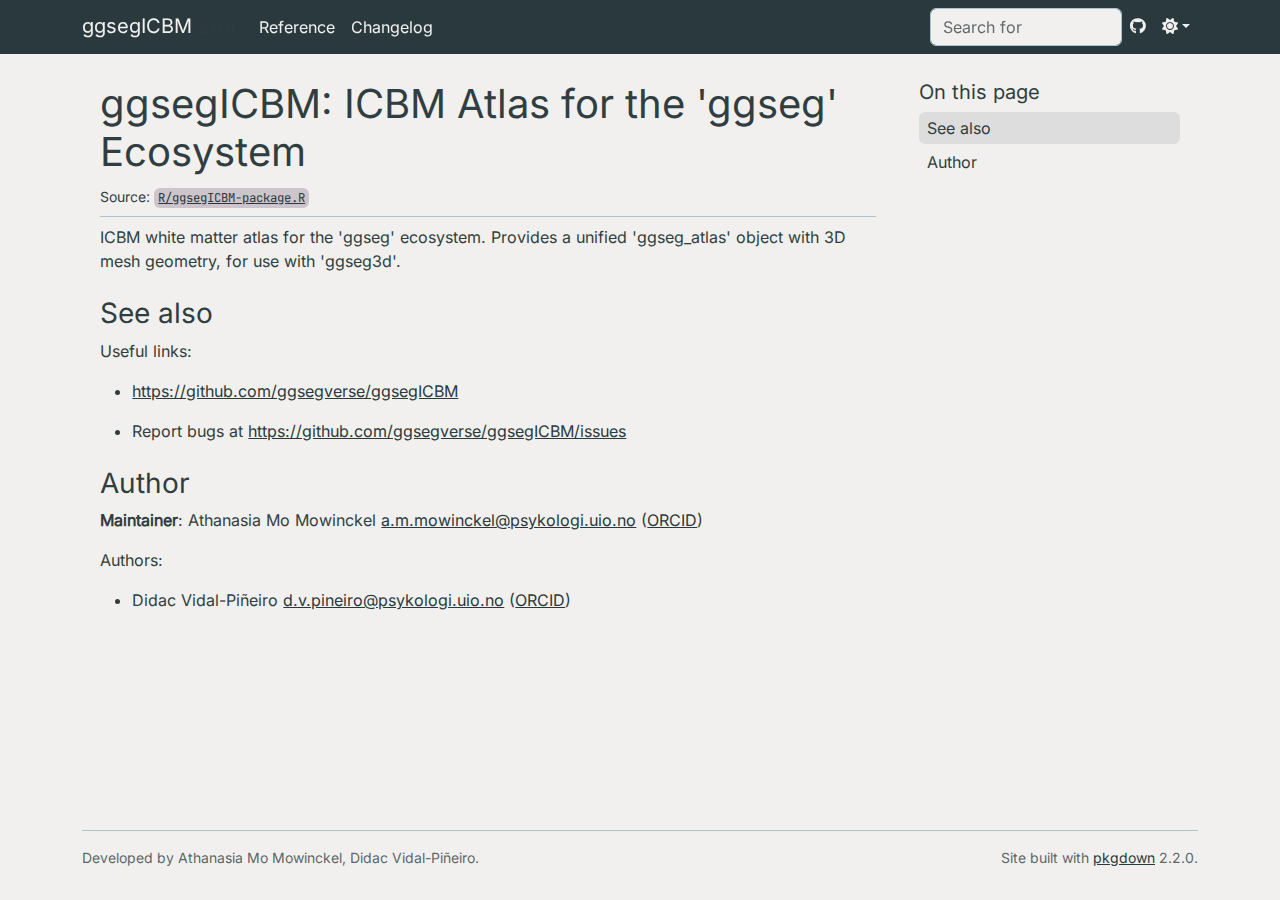
<file: reference/ggsegICBM-package.html>
<!DOCTYPE html>
<!-- Generated by pkgdown: do not edit by hand --><html lang="en"><head><meta http-equiv="Content-Type" content="text/html; charset=UTF-8"><meta charset="utf-8"><meta http-equiv="X-UA-Compatible" content="IE=edge"><meta name="viewport" content="width=device-width, initial-scale=1, shrink-to-fit=no"><title>ggsegICBM: ICBM Atlas for the 'ggseg' Ecosystem — ggsegICBM-package • ggsegICBM</title><script src="../lightswitch.js"></script><script src="../deps/jquery-3.6.0/jquery-3.6.0.min.js"></script><meta name="viewport" content="width=device-width, initial-scale=1, shrink-to-fit=no"><link href="../deps/bootstrap-5.3.1/bootstrap.min.css" rel="stylesheet"><script src="../deps/bootstrap-5.3.1/bootstrap.bundle.min.js"></script><link href="../deps/Inter-0.4.10/font.css" rel="stylesheet"><link href="../deps/JetBrains_Mono-0.4.10/font.css" rel="stylesheet"><link href="../deps/font-awesome-6.5.2/css/all.min.css" rel="stylesheet"><link href="../deps/font-awesome-6.5.2/css/v4-shims.min.css" rel="stylesheet"><script src="../deps/headroom-0.11.0/headroom.min.js"></script><script src="../deps/headroom-0.11.0/jQuery.headroom.min.js"></script><script src="../deps/bootstrap-toc-1.0.1/bootstrap-toc.min.js"></script><script src="../deps/clipboard.js-2.0.11/clipboard.min.js"></script><script src="../deps/search-1.0.0/autocomplete.jquery.min.js"></script><script src="../deps/search-1.0.0/fuse.min.js"></script><script src="../deps/search-1.0.0/mark.min.js"></script><!-- pkgdown --><script src="../pkgdown.js"></script><meta property="og:title" content="ggsegICBM: ICBM Atlas for the 'ggseg' Ecosystem — ggsegICBM-package"><meta name="description" content="ICBM white matter atlas for the 'ggseg' ecosystem. Provides a unified 'ggseg_atlas' object with 3D mesh geometry, for use with 'ggseg3d'."><meta property="og:description" content="ICBM white matter atlas for the 'ggseg' ecosystem. Provides a unified 'ggseg_atlas' object with 3D mesh geometry, for use with 'ggseg3d'."></head><body>
    <a href="#main" class="visually-hidden-focusable">Skip to contents</a>


    <nav class="navbar navbar-expand-lg fixed-top " aria-label="Site navigation"><div class="container">

    <a class="navbar-brand me-2" href="../index.html">ggsegICBM</a>

    <small class="nav-text text-muted me-auto" data-bs-toggle="tooltip" data-bs-placement="bottom" title="">2.0.0</small>


    <button class="navbar-toggler" type="button" data-bs-toggle="collapse" data-bs-target="#navbar" aria-controls="navbar" aria-expanded="false" aria-label="Toggle navigation">
      <span class="navbar-toggler-icon"></span>
    </button>

    <div id="navbar" class="collapse navbar-collapse ms-3">
      <ul class="navbar-nav me-auto"><li class="active nav-item"><a class="nav-link" href="../reference/index.html">Reference</a></li>
<li class="nav-item"><a class="nav-link" href="../news/index.html">Changelog</a></li>
      </ul><ul class="navbar-nav"><li class="nav-item"><form class="form-inline" role="search">
 <input class="form-control" type="search" name="search-input" id="search-input" autocomplete="off" aria-label="Search site" placeholder="Search for" data-search-index="../search.json"></form></li>
<li class="nav-item"><a class="external-link nav-link" href="https://github.com/ggseg/ggsegICBM" aria-label="GitHub"><span class="fa fa-github"></span></a></li>
<li class="nav-item dropdown">
  <button class="nav-link dropdown-toggle" type="button" id="dropdown-lightswitch" data-bs-toggle="dropdown" aria-expanded="false" aria-haspopup="true" aria-label="Light switch"><span class="fa fa-sun"></span></button>
  <ul class="dropdown-menu dropdown-menu-end" aria-labelledby="dropdown-lightswitch"><li><button class="dropdown-item" data-bs-theme-value="light"><span class="fa fa-sun"></span> Light</button></li>
    <li><button class="dropdown-item" data-bs-theme-value="dark"><span class="fa fa-moon"></span> Dark</button></li>
    <li><button class="dropdown-item" data-bs-theme-value="auto"><span class="fa fa-adjust"></span> Auto</button></li>
  </ul></li>
      </ul></div>


  </div>
</nav><div class="container template-reference-topic">
<div class="row">
  <main id="main" class="col-md-9"><div class="page-header">

      <h1>ggsegICBM: ICBM Atlas for the 'ggseg' Ecosystem</h1>
      <small class="dont-index">Source: <a href="https://github.com/ggsegverse/ggsegICBM/blob/main/R/ggsegICBM-package.R" class="external-link"><code>R/ggsegICBM-package.R</code></a></small>
      <div class="d-none name"><code>ggsegICBM-package.Rd</code></div>
    </div>

    <div class="ref-description section level2">
    <p>ICBM white matter atlas for the 'ggseg' ecosystem. Provides a unified 'ggseg_atlas' object with 3D mesh geometry, for use with 'ggseg3d'.</p>
    </div>


    <div class="section level2">
    <h2 id="see-also">See also<a class="anchor" aria-label="anchor" href="#see-also"></a></h2>
    <div class="dont-index"><p>Useful links:</p><ul><li><p><a href="https://github.com/ggsegverse/ggsegICBM" class="external-link">https://github.com/ggsegverse/ggsegICBM</a></p></li>
<li><p>Report bugs at <a href="https://github.com/ggsegverse/ggsegICBM/issues" class="external-link">https://github.com/ggsegverse/ggsegICBM/issues</a></p></li>
</ul></div>
    </div>
    <div class="section level2">
    <h2 id="author">Author<a class="anchor" aria-label="anchor" href="#author"></a></h2>
    <p><strong>Maintainer</strong>: Athanasia Mo Mowinckel <a href="mailto:a.m.mowinckel@psykologi.uio.no">a.m.mowinckel@psykologi.uio.no</a> (<a href="https://orcid.org/0000-0002-5756-0223" class="external-link">ORCID</a>)</p>
<p>Authors:</p><ul><li><p>Didac Vidal-Piñeiro <a href="mailto:d.v.pineiro@psykologi.uio.no">d.v.pineiro@psykologi.uio.no</a> (<a href="https://orcid.org/0000-0001-9997-9156" class="external-link">ORCID</a>)</p></li>
</ul></div>

  </main><aside class="col-md-3"><nav id="toc" aria-label="Table of contents"><h2>On this page</h2>
    </nav></aside></div>


    <footer><div class="pkgdown-footer-left">
  <p>Developed by Athanasia Mo Mowinckel, Didac Vidal-Piñeiro.</p>
</div>

<div class="pkgdown-footer-right">
  <p>Site built with <a href="https://pkgdown.r-lib.org/" class="external-link">pkgdown</a> 2.2.0.</p>
</div>

    </footer></div>





  </body></html>
</file>
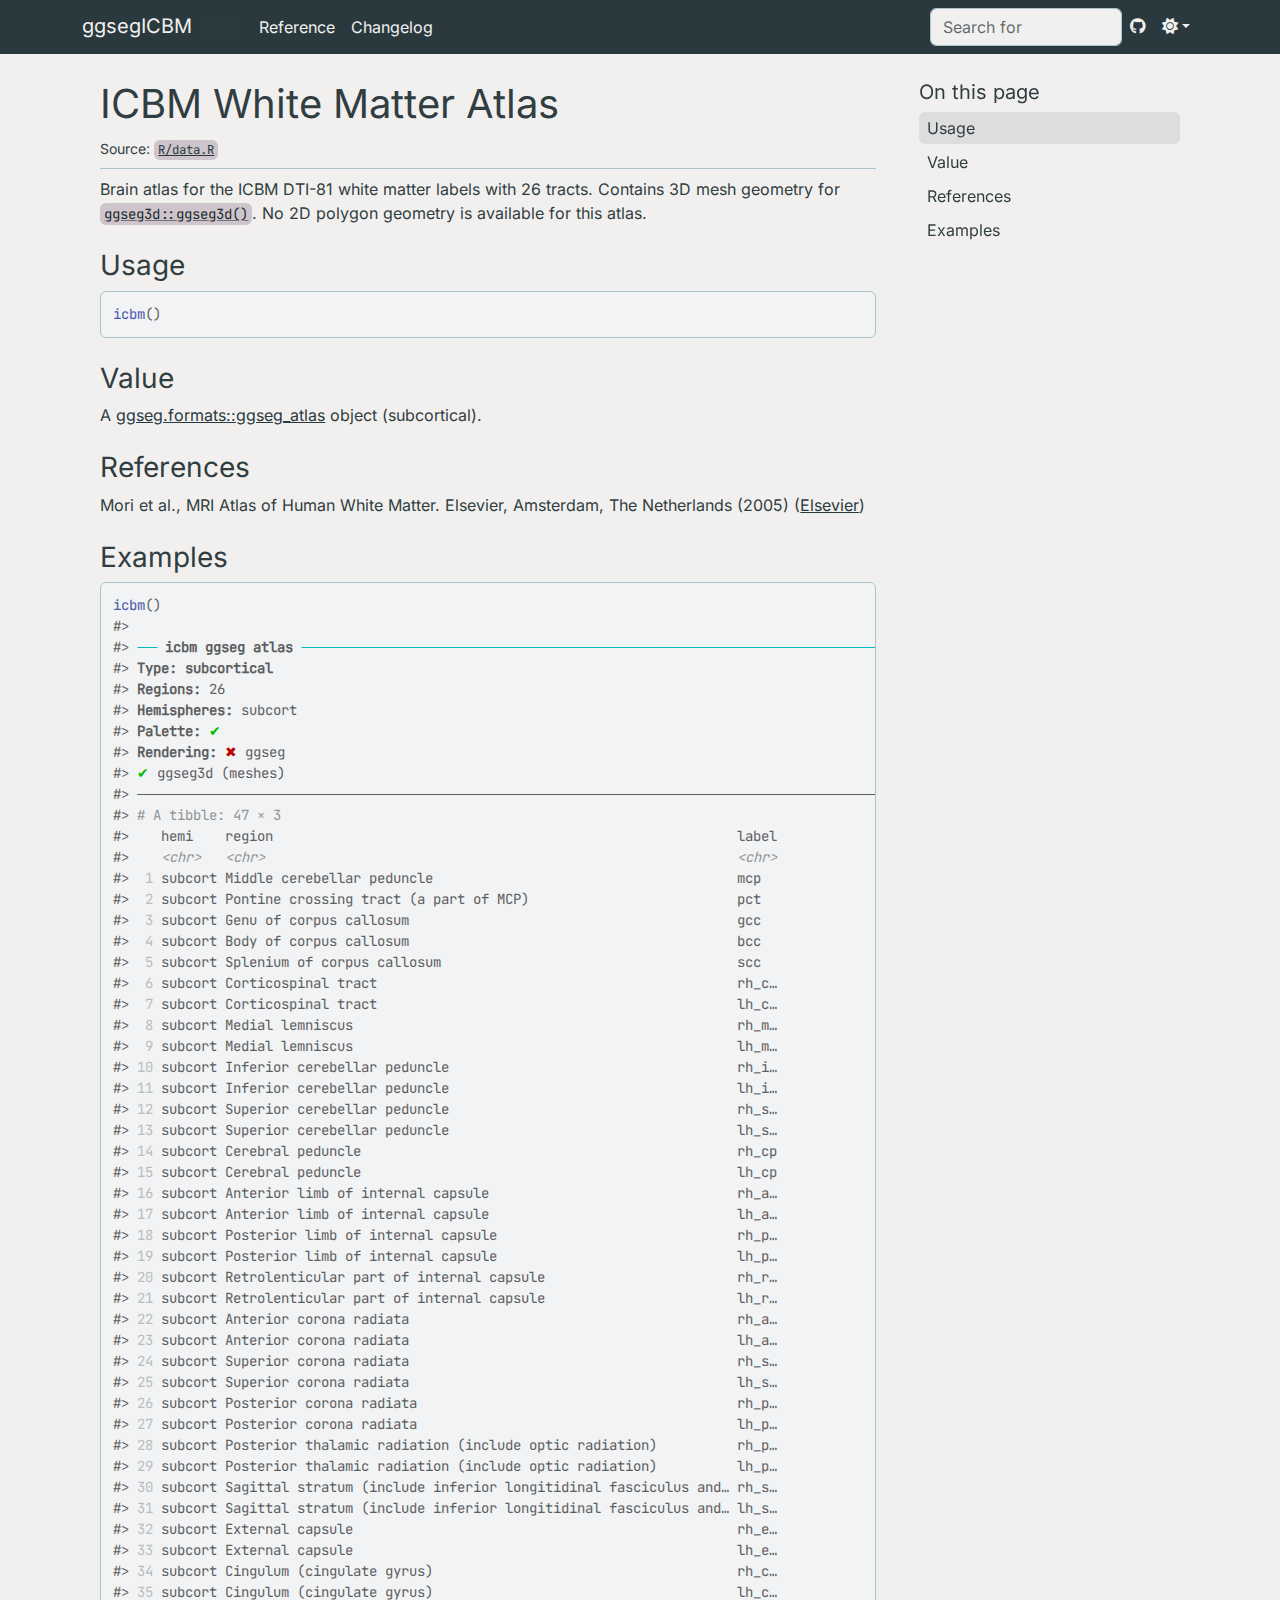
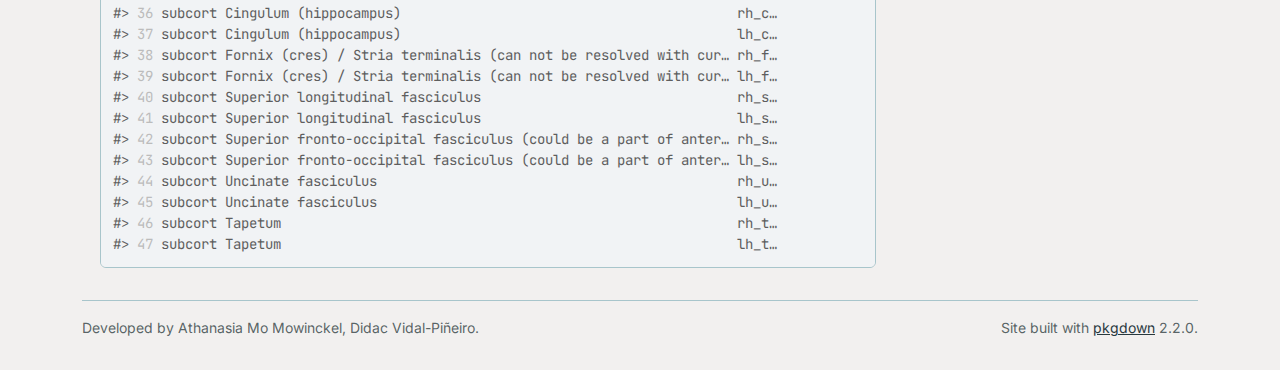
<file: reference/icbm.html>
<!DOCTYPE html>
<!-- Generated by pkgdown: do not edit by hand --><html lang="en"><head><meta http-equiv="Content-Type" content="text/html; charset=UTF-8"><meta charset="utf-8"><meta http-equiv="X-UA-Compatible" content="IE=edge"><meta name="viewport" content="width=device-width, initial-scale=1, shrink-to-fit=no"><title>ICBM White Matter Atlas — icbm • ggsegICBM</title><script src="../lightswitch.js"></script><script src="../deps/jquery-3.6.0/jquery-3.6.0.min.js"></script><meta name="viewport" content="width=device-width, initial-scale=1, shrink-to-fit=no"><link href="../deps/bootstrap-5.3.1/bootstrap.min.css" rel="stylesheet"><script src="../deps/bootstrap-5.3.1/bootstrap.bundle.min.js"></script><link href="../deps/Inter-0.4.10/font.css" rel="stylesheet"><link href="../deps/JetBrains_Mono-0.4.10/font.css" rel="stylesheet"><link href="../deps/font-awesome-6.5.2/css/all.min.css" rel="stylesheet"><link href="../deps/font-awesome-6.5.2/css/v4-shims.min.css" rel="stylesheet"><script src="../deps/headroom-0.11.0/headroom.min.js"></script><script src="../deps/headroom-0.11.0/jQuery.headroom.min.js"></script><script src="../deps/bootstrap-toc-1.0.1/bootstrap-toc.min.js"></script><script src="../deps/clipboard.js-2.0.11/clipboard.min.js"></script><script src="../deps/search-1.0.0/autocomplete.jquery.min.js"></script><script src="../deps/search-1.0.0/fuse.min.js"></script><script src="../deps/search-1.0.0/mark.min.js"></script><!-- pkgdown --><script src="../pkgdown.js"></script><meta property="og:title" content="ICBM White Matter Atlas — icbm"><meta name="description" content="Brain atlas for the ICBM DTI-81 white matter labels with 26 tracts.
Contains 3D mesh geometry for ggseg3d::ggseg3d(). No 2D polygon
geometry is available for this atlas."><meta property="og:description" content="Brain atlas for the ICBM DTI-81 white matter labels with 26 tracts.
Contains 3D mesh geometry for ggseg3d::ggseg3d(). No 2D polygon
geometry is available for this atlas."></head><body>
    <a href="#main" class="visually-hidden-focusable">Skip to contents</a>


    <nav class="navbar navbar-expand-lg fixed-top " aria-label="Site navigation"><div class="container">

    <a class="navbar-brand me-2" href="../index.html">ggsegICBM</a>

    <small class="nav-text text-muted me-auto" data-bs-toggle="tooltip" data-bs-placement="bottom" title="">2.0.0</small>


    <button class="navbar-toggler" type="button" data-bs-toggle="collapse" data-bs-target="#navbar" aria-controls="navbar" aria-expanded="false" aria-label="Toggle navigation">
      <span class="navbar-toggler-icon"></span>
    </button>

    <div id="navbar" class="collapse navbar-collapse ms-3">
      <ul class="navbar-nav me-auto"><li class="active nav-item"><a class="nav-link" href="../reference/index.html">Reference</a></li>
<li class="nav-item"><a class="nav-link" href="../news/index.html">Changelog</a></li>
      </ul><ul class="navbar-nav"><li class="nav-item"><form class="form-inline" role="search">
 <input class="form-control" type="search" name="search-input" id="search-input" autocomplete="off" aria-label="Search site" placeholder="Search for" data-search-index="../search.json"></form></li>
<li class="nav-item"><a class="external-link nav-link" href="https://github.com/ggseg/ggsegICBM" aria-label="GitHub"><span class="fa fa-github"></span></a></li>
<li class="nav-item dropdown">
  <button class="nav-link dropdown-toggle" type="button" id="dropdown-lightswitch" data-bs-toggle="dropdown" aria-expanded="false" aria-haspopup="true" aria-label="Light switch"><span class="fa fa-sun"></span></button>
  <ul class="dropdown-menu dropdown-menu-end" aria-labelledby="dropdown-lightswitch"><li><button class="dropdown-item" data-bs-theme-value="light"><span class="fa fa-sun"></span> Light</button></li>
    <li><button class="dropdown-item" data-bs-theme-value="dark"><span class="fa fa-moon"></span> Dark</button></li>
    <li><button class="dropdown-item" data-bs-theme-value="auto"><span class="fa fa-adjust"></span> Auto</button></li>
  </ul></li>
      </ul></div>


  </div>
</nav><div class="container template-reference-topic">
<div class="row">
  <main id="main" class="col-md-9"><div class="page-header">

      <h1>ICBM White Matter Atlas</h1>
      <small class="dont-index">Source: <a href="https://github.com/ggsegverse/ggsegICBM/blob/main/R/data.R" class="external-link"><code>R/data.R</code></a></small>
      <div class="d-none name"><code>icbm.Rd</code></div>
    </div>

    <div class="ref-description section level2">
    <p>Brain atlas for the ICBM DTI-81 white matter labels with 26 tracts.
Contains 3D mesh geometry for <code><a href="https://lcbc-uio.github.io/ggseg3d//reference/ggseg3d.html" class="external-link">ggseg3d::ggseg3d()</a></code>. No 2D polygon
geometry is available for this atlas.</p>
    </div>

    <div class="section level2">
    <h2 id="ref-usage">Usage<a class="anchor" aria-label="anchor" href="#ref-usage"></a></h2>
    <div class="sourceCode"><pre class="sourceCode r"><code><span><span class="fu">icbm</span><span class="op">(</span><span class="op">)</span></span></code></pre></div>
    </div>

    <div class="section level2">
    <h2 id="value">Value<a class="anchor" aria-label="anchor" href="#value"></a></h2>
    <p>A <a href="https://ggsegverse.github.io/ggseg.formats/reference/ggseg_atlas.html" class="external-link">ggseg.formats::ggseg_atlas</a> object (subcortical).</p>
    </div>
    <div class="section level2">
    <h2 id="references">References<a class="anchor" aria-label="anchor" href="#references"></a></h2>
    <p>Mori et al., MRI Atlas of Human White Matter. Elsevier,
Amsterdam, The Netherlands (2005)
(<a href="https://www.elsevier.com/books/mri-atlas-of-human-white-matter/mori/978-0-444-51741-8" class="external-link">Elsevier</a>)</p>
    </div>

    <div class="section level2">
    <h2 id="ref-examples">Examples<a class="anchor" aria-label="anchor" href="#ref-examples"></a></h2>
    <div class="sourceCode"><pre class="sourceCode r"><code><span class="r-in"><span><span class="fu">icbm</span><span class="op">(</span><span class="op">)</span></span></span>
<span class="r-msg co"><span class="r-pr">#&gt;</span> </span>
<span class="r-msg co"><span class="r-pr">#&gt;</span> <span style="color: #00BBBB;">──</span> <span style="font-weight: bold;">icbm ggseg atlas</span> <span style="color: #00BBBB;">────────────────────────────────────────────────────────────</span></span>
<span class="r-msg co"><span class="r-pr">#&gt;</span> <span style="font-weight: bold;">Type: subcortical</span></span>
<span class="r-msg co"><span class="r-pr">#&gt;</span> <span style="font-weight: bold;">Regions:</span> 26</span>
<span class="r-msg co"><span class="r-pr">#&gt;</span> <span style="font-weight: bold;">Hemispheres:</span> subcort</span>
<span class="r-msg co"><span class="r-pr">#&gt;</span> <span style="font-weight: bold;">Palette:</span> <span style="color: #00BB00;">✔</span></span>
<span class="r-msg co"><span class="r-pr">#&gt;</span> <span style="font-weight: bold;">Rendering:</span> <span style="color: #BB0000;">✖</span> ggseg</span>
<span class="r-msg co"><span class="r-pr">#&gt;</span> <span style="color: #00BB00;">✔</span> ggseg3d (meshes)</span>
<span class="r-msg co"><span class="r-pr">#&gt;</span> ────────────────────────────────────────────────────────────────────────────────</span>
<span class="r-out co"><span class="r-pr">#&gt;</span> <span style="color: #949494;"># A tibble: 47 × 3</span></span>
<span class="r-out co"><span class="r-pr">#&gt;</span>    hemi    region                                                          label</span>
<span class="r-out co"><span class="r-pr">#&gt;</span>    <span style="color: #949494; font-style: italic;">&lt;chr&gt;</span>   <span style="color: #949494; font-style: italic;">&lt;chr&gt;</span>                                                           <span style="color: #949494; font-style: italic;">&lt;chr&gt;</span></span>
<span class="r-out co"><span class="r-pr">#&gt;</span> <span style="color: #BCBCBC;"> 1</span> subcort Middle cerebellar peduncle                                      mcp  </span>
<span class="r-out co"><span class="r-pr">#&gt;</span> <span style="color: #BCBCBC;"> 2</span> subcort Pontine crossing tract (a part of MCP)                          pct  </span>
<span class="r-out co"><span class="r-pr">#&gt;</span> <span style="color: #BCBCBC;"> 3</span> subcort Genu of corpus callosum                                         gcc  </span>
<span class="r-out co"><span class="r-pr">#&gt;</span> <span style="color: #BCBCBC;"> 4</span> subcort Body of corpus callosum                                         bcc  </span>
<span class="r-out co"><span class="r-pr">#&gt;</span> <span style="color: #BCBCBC;"> 5</span> subcort Splenium of corpus callosum                                     scc  </span>
<span class="r-out co"><span class="r-pr">#&gt;</span> <span style="color: #BCBCBC;"> 6</span> subcort Corticospinal tract                                             rh_c…</span>
<span class="r-out co"><span class="r-pr">#&gt;</span> <span style="color: #BCBCBC;"> 7</span> subcort Corticospinal tract                                             lh_c…</span>
<span class="r-out co"><span class="r-pr">#&gt;</span> <span style="color: #BCBCBC;"> 8</span> subcort Medial lemniscus                                                rh_m…</span>
<span class="r-out co"><span class="r-pr">#&gt;</span> <span style="color: #BCBCBC;"> 9</span> subcort Medial lemniscus                                                lh_m…</span>
<span class="r-out co"><span class="r-pr">#&gt;</span> <span style="color: #BCBCBC;">10</span> subcort Inferior cerebellar peduncle                                    rh_i…</span>
<span class="r-out co"><span class="r-pr">#&gt;</span> <span style="color: #BCBCBC;">11</span> subcort Inferior cerebellar peduncle                                    lh_i…</span>
<span class="r-out co"><span class="r-pr">#&gt;</span> <span style="color: #BCBCBC;">12</span> subcort Superior cerebellar peduncle                                    rh_s…</span>
<span class="r-out co"><span class="r-pr">#&gt;</span> <span style="color: #BCBCBC;">13</span> subcort Superior cerebellar peduncle                                    lh_s…</span>
<span class="r-out co"><span class="r-pr">#&gt;</span> <span style="color: #BCBCBC;">14</span> subcort Cerebral peduncle                                               rh_cp</span>
<span class="r-out co"><span class="r-pr">#&gt;</span> <span style="color: #BCBCBC;">15</span> subcort Cerebral peduncle                                               lh_cp</span>
<span class="r-out co"><span class="r-pr">#&gt;</span> <span style="color: #BCBCBC;">16</span> subcort Anterior limb of internal capsule                               rh_a…</span>
<span class="r-out co"><span class="r-pr">#&gt;</span> <span style="color: #BCBCBC;">17</span> subcort Anterior limb of internal capsule                               lh_a…</span>
<span class="r-out co"><span class="r-pr">#&gt;</span> <span style="color: #BCBCBC;">18</span> subcort Posterior limb of internal capsule                              rh_p…</span>
<span class="r-out co"><span class="r-pr">#&gt;</span> <span style="color: #BCBCBC;">19</span> subcort Posterior limb of internal capsule                              lh_p…</span>
<span class="r-out co"><span class="r-pr">#&gt;</span> <span style="color: #BCBCBC;">20</span> subcort Retrolenticular part of internal capsule                        rh_r…</span>
<span class="r-out co"><span class="r-pr">#&gt;</span> <span style="color: #BCBCBC;">21</span> subcort Retrolenticular part of internal capsule                        lh_r…</span>
<span class="r-out co"><span class="r-pr">#&gt;</span> <span style="color: #BCBCBC;">22</span> subcort Anterior corona radiata                                         rh_a…</span>
<span class="r-out co"><span class="r-pr">#&gt;</span> <span style="color: #BCBCBC;">23</span> subcort Anterior corona radiata                                         lh_a…</span>
<span class="r-out co"><span class="r-pr">#&gt;</span> <span style="color: #BCBCBC;">24</span> subcort Superior corona radiata                                         rh_s…</span>
<span class="r-out co"><span class="r-pr">#&gt;</span> <span style="color: #BCBCBC;">25</span> subcort Superior corona radiata                                         lh_s…</span>
<span class="r-out co"><span class="r-pr">#&gt;</span> <span style="color: #BCBCBC;">26</span> subcort Posterior corona radiata                                        rh_p…</span>
<span class="r-out co"><span class="r-pr">#&gt;</span> <span style="color: #BCBCBC;">27</span> subcort Posterior corona radiata                                        lh_p…</span>
<span class="r-out co"><span class="r-pr">#&gt;</span> <span style="color: #BCBCBC;">28</span> subcort Posterior thalamic radiation (include optic radiation)          rh_p…</span>
<span class="r-out co"><span class="r-pr">#&gt;</span> <span style="color: #BCBCBC;">29</span> subcort Posterior thalamic radiation (include optic radiation)          lh_p…</span>
<span class="r-out co"><span class="r-pr">#&gt;</span> <span style="color: #BCBCBC;">30</span> subcort Sagittal stratum (include inferior longitidinal fasciculus and… rh_s…</span>
<span class="r-out co"><span class="r-pr">#&gt;</span> <span style="color: #BCBCBC;">31</span> subcort Sagittal stratum (include inferior longitidinal fasciculus and… lh_s…</span>
<span class="r-out co"><span class="r-pr">#&gt;</span> <span style="color: #BCBCBC;">32</span> subcort External capsule                                                rh_e…</span>
<span class="r-out co"><span class="r-pr">#&gt;</span> <span style="color: #BCBCBC;">33</span> subcort External capsule                                                lh_e…</span>
<span class="r-out co"><span class="r-pr">#&gt;</span> <span style="color: #BCBCBC;">34</span> subcort Cingulum (cingulate gyrus)                                      rh_c…</span>
<span class="r-out co"><span class="r-pr">#&gt;</span> <span style="color: #BCBCBC;">35</span> subcort Cingulum (cingulate gyrus)                                      lh_c…</span>
<span class="r-out co"><span class="r-pr">#&gt;</span> <span style="color: #BCBCBC;">36</span> subcort Cingulum (hippocampus)                                          rh_c…</span>
<span class="r-out co"><span class="r-pr">#&gt;</span> <span style="color: #BCBCBC;">37</span> subcort Cingulum (hippocampus)                                          lh_c…</span>
<span class="r-out co"><span class="r-pr">#&gt;</span> <span style="color: #BCBCBC;">38</span> subcort Fornix (cres) / Stria terminalis (can not be resolved with cur… rh_f…</span>
<span class="r-out co"><span class="r-pr">#&gt;</span> <span style="color: #BCBCBC;">39</span> subcort Fornix (cres) / Stria terminalis (can not be resolved with cur… lh_f…</span>
<span class="r-out co"><span class="r-pr">#&gt;</span> <span style="color: #BCBCBC;">40</span> subcort Superior longitudinal fasciculus                                rh_s…</span>
<span class="r-out co"><span class="r-pr">#&gt;</span> <span style="color: #BCBCBC;">41</span> subcort Superior longitudinal fasciculus                                lh_s…</span>
<span class="r-out co"><span class="r-pr">#&gt;</span> <span style="color: #BCBCBC;">42</span> subcort Superior fronto-occipital fasciculus (could be a part of anter… rh_s…</span>
<span class="r-out co"><span class="r-pr">#&gt;</span> <span style="color: #BCBCBC;">43</span> subcort Superior fronto-occipital fasciculus (could be a part of anter… lh_s…</span>
<span class="r-out co"><span class="r-pr">#&gt;</span> <span style="color: #BCBCBC;">44</span> subcort Uncinate fasciculus                                             rh_u…</span>
<span class="r-out co"><span class="r-pr">#&gt;</span> <span style="color: #BCBCBC;">45</span> subcort Uncinate fasciculus                                             lh_u…</span>
<span class="r-out co"><span class="r-pr">#&gt;</span> <span style="color: #BCBCBC;">46</span> subcort Tapetum                                                         rh_t…</span>
<span class="r-out co"><span class="r-pr">#&gt;</span> <span style="color: #BCBCBC;">47</span> subcort Tapetum                                                         lh_t…</span>
</code></pre></div>
    </div>
  </main><aside class="col-md-3"><nav id="toc" aria-label="Table of contents"><h2>On this page</h2>
    </nav></aside></div>


    <footer><div class="pkgdown-footer-left">
  <p>Developed by Athanasia Mo Mowinckel, Didac Vidal-Piñeiro.</p>
</div>

<div class="pkgdown-footer-right">
  <p>Site built with <a href="https://pkgdown.r-lib.org/" class="external-link">pkgdown</a> 2.2.0.</p>
</div>

    </footer></div>





  </body></html>
</file>
<file: deps/Inter-0.4.10/font.css>
/* cyrillic-ext */
@font-face {
  font-family: 'Inter';
  font-style: normal;
  font-weight: 400;
  font-display: swap;
  src: url(UcCO3FwrK3iLTeHuS_nVMrMxCp50SjIw2boKoduKmMEVuLyfAZJhiI2B.woff2) format('woff2');
  unicode-range: U+0460-052F, U+1C80-1C8A, U+20B4, U+2DE0-2DFF, U+A640-A69F, U+FE2E-FE2F;
}
/* cyrillic */
@font-face {
  font-family: 'Inter';
  font-style: normal;
  font-weight: 400;
  font-display: swap;
  src: url(UcCO3FwrK3iLTeHuS_nVMrMxCp50SjIw2boKoduKmMEVuLyfAZthiI2B.woff2) format('woff2');
  unicode-range: U+0301, U+0400-045F, U+0490-0491, U+04B0-04B1, U+2116;
}
/* greek-ext */
@font-face {
  font-family: 'Inter';
  font-style: normal;
  font-weight: 400;
  font-display: swap;
  src: url(UcCO3FwrK3iLTeHuS_nVMrMxCp50SjIw2boKoduKmMEVuLyfAZNhiI2B.woff2) format('woff2');
  unicode-range: U+1F00-1FFF;
}
/* greek */
@font-face {
  font-family: 'Inter';
  font-style: normal;
  font-weight: 400;
  font-display: swap;
  src: url(UcCO3FwrK3iLTeHuS_nVMrMxCp50SjIw2boKoduKmMEVuLyfAZxhiI2B.woff2) format('woff2');
  unicode-range: U+0370-0377, U+037A-037F, U+0384-038A, U+038C, U+038E-03A1, U+03A3-03FF;
}
/* vietnamese */
@font-face {
  font-family: 'Inter';
  font-style: normal;
  font-weight: 400;
  font-display: swap;
  src: url(UcCO3FwrK3iLTeHuS_nVMrMxCp50SjIw2boKoduKmMEVuLyfAZBhiI2B.woff2) format('woff2');
  unicode-range: U+0102-0103, U+0110-0111, U+0128-0129, U+0168-0169, U+01A0-01A1, U+01AF-01B0, U+0300-0301, U+0303-0304, U+0308-0309, U+0323, U+0329, U+1EA0-1EF9, U+20AB;
}
/* latin-ext */
@font-face {
  font-family: 'Inter';
  font-style: normal;
  font-weight: 400;
  font-display: swap;
  src: url(UcCO3FwrK3iLTeHuS_nVMrMxCp50SjIw2boKoduKmMEVuLyfAZFhiI2B.woff2) format('woff2');
  unicode-range: U+0100-02BA, U+02BD-02C5, U+02C7-02CC, U+02CE-02D7, U+02DD-02FF, U+0304, U+0308, U+0329, U+1D00-1DBF, U+1E00-1E9F, U+1EF2-1EFF, U+2020, U+20A0-20AB, U+20AD-20C0, U+2113, U+2C60-2C7F, U+A720-A7FF;
}
/* latin */
@font-face {
  font-family: 'Inter';
  font-style: normal;
  font-weight: 400;
  font-display: swap;
  src: url(UcCO3FwrK3iLTeHuS_nVMrMxCp50SjIw2boKoduKmMEVuLyfAZ9hiA.woff2) format('woff2');
  unicode-range: U+0000-00FF, U+0131, U+0152-0153, U+02BB-02BC, U+02C6, U+02DA, U+02DC, U+0304, U+0308, U+0329, U+2000-206F, U+20AC, U+2122, U+2191, U+2193, U+2212, U+2215, U+FEFF, U+FFFD;
}
</file>
<file: deps/JetBrains_Mono-0.4.10/font.css>
/* cyrillic-ext */
@font-face {
  font-family: 'JetBrains Mono';
  font-style: normal;
  font-weight: 400;
  font-display: swap;
  src: url(tDbY2o-flEEny0FZhsfKu5WU4zr3E_BX0PnT8RD8yKxTN1OVgaY.woff2) format('woff2');
  unicode-range: U+0460-052F, U+1C80-1C8A, U+20B4, U+2DE0-2DFF, U+A640-A69F, U+FE2E-FE2F;
}
/* cyrillic */
@font-face {
  font-family: 'JetBrains Mono';
  font-style: normal;
  font-weight: 400;
  font-display: swap;
  src: url(tDbY2o-flEEny0FZhsfKu5WU4zr3E_BX0PnT8RD8yKxTPlOVgaY.woff2) format('woff2');
  unicode-range: U+0301, U+0400-045F, U+0490-0491, U+04B0-04B1, U+2116;
}
/* greek */
@font-face {
  font-family: 'JetBrains Mono';
  font-style: normal;
  font-weight: 400;
  font-display: swap;
  src: url(tDbY2o-flEEny0FZhsfKu5WU4zr3E_BX0PnT8RD8yKxTOVOVgaY.woff2) format('woff2');
  unicode-range: U+0370-0377, U+037A-037F, U+0384-038A, U+038C, U+038E-03A1, U+03A3-03FF;
}
/* vietnamese */
@font-face {
  font-family: 'JetBrains Mono';
  font-style: normal;
  font-weight: 400;
  font-display: swap;
  src: url(tDbY2o-flEEny0FZhsfKu5WU4zr3E_BX0PnT8RD8yKxTNVOVgaY.woff2) format('woff2');
  unicode-range: U+0102-0103, U+0110-0111, U+0128-0129, U+0168-0169, U+01A0-01A1, U+01AF-01B0, U+0300-0301, U+0303-0304, U+0308-0309, U+0323, U+0329, U+1EA0-1EF9, U+20AB;
}
/* latin-ext */
@font-face {
  font-family: 'JetBrains Mono';
  font-style: normal;
  font-weight: 400;
  font-display: swap;
  src: url(tDbY2o-flEEny0FZhsfKu5WU4zr3E_BX0PnT8RD8yKxTNFOVgaY.woff2) format('woff2');
  unicode-range: U+0100-02BA, U+02BD-02C5, U+02C7-02CC, U+02CE-02D7, U+02DD-02FF, U+0304, U+0308, U+0329, U+1D00-1DBF, U+1E00-1E9F, U+1EF2-1EFF, U+2020, U+20A0-20AB, U+20AD-20C0, U+2113, U+2C60-2C7F, U+A720-A7FF;
}
/* latin */
@font-face {
  font-family: 'JetBrains Mono';
  font-style: normal;
  font-weight: 400;
  font-display: swap;
  src: url(tDbY2o-flEEny0FZhsfKu5WU4zr3E_BX0PnT8RD8yKxTOlOV.woff2) format('woff2');
  unicode-range: U+0000-00FF, U+0131, U+0152-0153, U+02BB-02BC, U+02C6, U+02DA, U+02DC, U+0304, U+0308, U+0329, U+2000-206F, U+20AC, U+2122, U+2191, U+2193, U+2212, U+2215, U+FEFF, U+FFFD;
}
</file>
<file: deps/font-awesome-6.5.2/css/v4-shims.min.css>
/*!
 * Font Awesome Free 6.5.2 by @fontawesome - https://fontawesome.com
 * License - https://fontawesome.com/license/free (Icons: CC BY 4.0, Fonts: SIL OFL 1.1, Code: MIT License)
 * Copyright 2024 Fonticons, Inc.
 */
.fa.fa-glass:before{content:"\f000"}.fa.fa-envelope-o{font-family:"Font Awesome 6 Free";font-weight:400}.fa.fa-envelope-o:before{content:"\f0e0"}.fa.fa-star-o{font-family:"Font Awesome 6 Free";font-weight:400}.fa.fa-star-o:before{content:"\f005"}.fa.fa-close:before,.fa.fa-remove:before{content:"\f00d"}.fa.fa-gear:before{content:"\f013"}.fa.fa-trash-o{font-family:"Font Awesome 6 Free";font-weight:400}.fa.fa-trash-o:before{content:"\f2ed"}.fa.fa-home:before{content:"\f015"}.fa.fa-file-o{font-family:"Font Awesome 6 Free";font-weight:400}.fa.fa-file-o:before{content:"\f15b"}.fa.fa-clock-o{font-family:"Font Awesome 6 Free";font-weight:400}.fa.fa-clock-o:before{content:"\f017"}.fa.fa-arrow-circle-o-down{font-family:"Font Awesome 6 Free";font-weight:400}.fa.fa-arrow-circle-o-down:before{content:"\f358"}.fa.fa-arrow-circle-o-up{font-family:"Font Awesome 6 Free";font-weight:400}.fa.fa-arrow-circle-o-up:before{content:"\f35b"}.fa.fa-play-circle-o{font-family:"Font Awesome 6 Free";font-weight:400}.fa.fa-play-circle-o:before{content:"\f144"}.fa.fa-repeat:before,.fa.fa-rotate-right:before{content:"\f01e"}.fa.fa-refresh:before{content:"\f021"}.fa.fa-list-alt{font-family:"Font Awesome 6 Free";font-weight:400}.fa.fa-list-alt:before{content:"\f022"}.fa.fa-dedent:before{content:"\f03b"}.fa.fa-video-camera:before{content:"\f03d"}.fa.fa-picture-o{font-family:"Font Awesome 6 Free";font-weight:400}.fa.fa-picture-o:before{content:"\f03e"}.fa.fa-photo{font-family:"Font Awesome 6 Free";font-weight:400}.fa.fa-photo:before{content:"\f03e"}.fa.fa-image{font-family:"Font Awesome 6 Free";font-weight:400}.fa.fa-image:before{content:"\f03e"}.fa.fa-map-marker:before{content:"\f3c5"}.fa.fa-pencil-square-o{font-family:"Font Awesome 6 Free";font-weight:400}.fa.fa-pencil-square-o:before{content:"\f044"}.fa.fa-edit{font-family:"Font Awesome 6 Free";font-weight:400}.fa.fa-edit:before{content:"\f044"}.fa.fa-share-square-o:before{content:"\f14d"}.fa.fa-check-square-o{font-family:"Font Awesome 6 Free";font-weight:400}.fa.fa-check-square-o:before{content:"\f14a"}.fa.fa-arrows:before{content:"\f0b2"}.fa.fa-times-circle-o{font-family:"Font Awesome 6 Free";font-weight:400}.fa.fa-times-circle-o:before{content:"\f057"}.fa.fa-check-circle-o{font-family:"Font Awesome 6 Free";font-weight:400}.fa.fa-check-circle-o:before{content:"\f058"}.fa.fa-mail-forward:before{content:"\f064"}.fa.fa-expand:before{content:"\f424"}.fa.fa-compress:before{content:"\f422"}.fa.fa-eye,.fa.fa-eye-slash{font-family:"Font Awesome 6 Free";font-weight:400}.fa.fa-warning:before{content:"\f071"}.fa.fa-calendar:before{content:"\f073"}.fa.fa-arrows-v:before{content:"\f338"}.fa.fa-arrows-h:before{content:"\f337"}.fa.fa-bar-chart-o:before,.fa.fa-bar-chart:before{content:"\e0e3"}.fa.fa-twitter-square{font-family:"Font Awesome 6 Brands";font-weight:400}.fa.fa-twitter-square:before{content:"\f081"}.fa.fa-facebook-square{font-family:"Font Awesome 6 Brands";font-weight:400}.fa.fa-facebook-square:before{content:"\f082"}.fa.fa-gears:before{content:"\f085"}.fa.fa-thumbs-o-up{font-family:"Font Awesome 6 Free";font-weight:400}.fa.fa-thumbs-o-up:before{content:"\f164"}.fa.fa-thumbs-o-down{font-family:"Font Awesome 6 Free";font-weight:400}.fa.fa-thumbs-o-down:before{content:"\f165"}.fa.fa-heart-o{font-family:"Font Awesome 6 Free";font-weight:400}.fa.fa-heart-o:before{content:"\f004"}.fa.fa-sign-out:before{content:"\f2f5"}.fa.fa-linkedin-square{font-family:"Font Awesome 6 Brands";font-weight:400}.fa.fa-linkedin-square:before{content:"\f08c"}.fa.fa-thumb-tack:before{content:"\f08d"}.fa.fa-external-link:before{content:"\f35d"}.fa.fa-sign-in:before{content:"\f2f6"}.fa.fa-github-square{font-family:"Font Awesome 6 Brands";font-weight:400}.fa.fa-github-square:before{content:"\f092"}.fa.fa-lemon-o{font-family:"Font Awesome 6 Free";font-weight:400}.fa.fa-lemon-o:before{content:"\f094"}.fa.fa-square-o{font-family:"Font Awesome 6 Free";font-weight:400}.fa.fa-square-o:before{content:"\f0c8"}.fa.fa-bookmark-o{font-family:"Font Awesome 6 Free";font-weight:400}.fa.fa-bookmark-o:before{content:"\f02e"}.fa.fa-facebook,.fa.fa-twitter{font-family:"Font Awesome 6 Brands";font-weight:400}.fa.fa-facebook:before{content:"\f39e"}.fa.fa-facebook-f{font-family:"Font Awesome 6 Brands";font-weight:400}.fa.fa-facebook-f:before{content:"\f39e"}.fa.fa-github{font-family:"Font Awesome 6 Brands";font-weight:400}.fa.fa-credit-card{font-family:"Font Awesome 6 Free";font-weight:400}.fa.fa-feed:before{content:"\f09e"}.fa.fa-hdd-o{font-family:"Font Awesome 6 Free";font-weight:400}.fa.fa-hdd-o:before{content:"\f0a0"}.fa.fa-hand-o-right{font-family:"Font Awesome 6 Free";font-weight:400}.fa.fa-hand-o-right:before{content:"\f0a4"}.fa.fa-hand-o-left{font-family:"Font Awesome 6 Free";font-weight:400}.fa.fa-hand-o-left:before{content:"\f0a5"}.fa.fa-hand-o-up{font-family:"Font Awesome 6 Free";font-weight:400}.fa.fa-hand-o-up:before{content:"\f0a6"}.fa.fa-hand-o-down{font-family:"Font Awesome 6 Free";font-weight:400}.fa.fa-hand-o-down:before{content:"\f0a7"}.fa.fa-globe:before{content:"\f57d"}.fa.fa-tasks:before{content:"\f828"}.fa.fa-arrows-alt:before{content:"\f31e"}.fa.fa-group:before{content:"\f0c0"}.fa.fa-chain:before{content:"\f0c1"}.fa.fa-cut:before{content:"\f0c4"}.fa.fa-files-o{font-family:"Font Awesome 6 Free";font-weight:400}.fa.fa-files-o:before{content:"\f0c5"}.fa.fa-floppy-o{font-family:"Font Awesome 6 Free";font-weight:400}.fa.fa-floppy-o:before{content:"\f0c7"}.fa.fa-save{font-family:"Font Awesome 6 Free";font-weight:400}.fa.fa-save:before{content:"\f0c7"}.fa.fa-navicon:before,.fa.fa-reorder:before{content:"\f0c9"}.fa.fa-magic:before{content:"\e2ca"}.fa.fa-pinterest,.fa.fa-pinterest-square{font-family:"Font Awesome 6 Brands";font-weight:400}.fa.fa-pinterest-square:before{content:"\f0d3"}.fa.fa-google-plus-square{font-family:"Font Awesome 6 Brands";font-weight:400}.fa.fa-google-plus-square:before{content:"\f0d4"}.fa.fa-google-plus{font-family:"Font Awesome 6 Brands";font-weight:400}.fa.fa-google-plus:before{content:"\f0d5"}.fa.fa-money:before{content:"\f3d1"}.fa.fa-unsorted:before{content:"\f0dc"}.fa.fa-sort-desc:before{content:"\f0dd"}.fa.fa-sort-asc:before{content:"\f0de"}.fa.fa-linkedin{font-family:"Font Awesome 6 Brands";font-weight:400}.fa.fa-linkedin:before{content:"\f0e1"}.fa.fa-rotate-left:before{content:"\f0e2"}.fa.fa-legal:before{content:"\f0e3"}.fa.fa-dashboard:before,.fa.fa-tachometer:before{content:"\f625"}.fa.fa-comment-o{font-family:"Font Awesome 6 Free";font-weight:400}.fa.fa-comment-o:before{content:"\f075"}.fa.fa-comments-o{font-family:"Font Awesome 6 Free";font-weight:400}.fa.fa-comments-o:before{content:"\f086"}.fa.fa-flash:before{content:"\f0e7"}.fa.fa-clipboard:before{content:"\f0ea"}.fa.fa-lightbulb-o{font-family:"Font Awesome 6 Free";font-weight:400}.fa.fa-lightbulb-o:before{content:"\f0eb"}.fa.fa-exchange:before{content:"\f362"}.fa.fa-cloud-download:before{content:"\f0ed"}.fa.fa-cloud-upload:before{content:"\f0ee"}.fa.fa-bell-o{font-family:"Font Awesome 6 Free";font-weight:400}.fa.fa-bell-o:before{content:"\f0f3"}.fa.fa-cutlery:before{content:"\f2e7"}.fa.fa-file-text-o{font-family:"Font Awesome 6 Free";font-weight:400}.fa.fa-file-text-o:before{content:"\f15c"}.fa.fa-building-o{font-family:"Font Awesome 6 Free";font-weight:400}.fa.fa-building-o:before{content:"\f1ad"}.fa.fa-hospital-o{font-family:"Font Awesome 6 Free";font-weight:400}.fa.fa-hospital-o:before{content:"\f0f8"}.fa.fa-tablet:before{content:"\f3fa"}.fa.fa-mobile-phone:before,.fa.fa-mobile:before{content:"\f3cd"}.fa.fa-circle-o{font-family:"Font Awesome 6 Free";font-weight:400}.fa.fa-circle-o:before{content:"\f111"}.fa.fa-mail-reply:before{content:"\f3e5"}.fa.fa-github-alt{font-family:"Font Awesome 6 Brands";font-weight:400}.fa.fa-folder-o{font-family:"Font Awesome 6 Free";font-weight:400}.fa.fa-folder-o:before{content:"\f07b"}.fa.fa-folder-open-o{font-family:"Font Awesome 6 Free";font-weight:400}.fa.fa-folder-open-o:before{content:"\f07c"}.fa.fa-smile-o{font-family:"Font Awesome 6 Free";font-weight:400}.fa.fa-smile-o:before{content:"\f118"}.fa.fa-frown-o{font-family:"Font Awesome 6 Free";font-weight:400}.fa.fa-frown-o:before{content:"\f119"}.fa.fa-meh-o{font-family:"Font Awesome 6 Free";font-weight:400}.fa.fa-meh-o:before{content:"\f11a"}.fa.fa-keyboard-o{font-family:"Font Awesome 6 Free";font-weight:400}.fa.fa-keyboard-o:before{content:"\f11c"}.fa.fa-flag-o{font-family:"Font Awesome 6 Free";font-weight:400}.fa.fa-flag-o:before{content:"\f024"}.fa.fa-mail-reply-all:before{content:"\f122"}.fa.fa-star-half-o{font-family:"Font Awesome 6 Free";font-weight:400}.fa.fa-star-half-o:before{content:"\f5c0"}.fa.fa-star-half-empty{font-family:"Font Awesome 6 Free";font-weight:400}.fa.fa-star-half-empty:before{content:"\f5c0"}.fa.fa-star-half-full{font-family:"Font Awesome 6 Free";font-weight:400}.fa.fa-star-half-full:before{content:"\f5c0"}.fa.fa-code-fork:before{content:"\f126"}.fa.fa-chain-broken:before,.fa.fa-unlink:before{content:"\f127"}.fa.fa-calendar-o{font-family:"Font Awesome 6 Free";font-weight:400}.fa.fa-calendar-o:before{content:"\f133"}.fa.fa-css3,.fa.fa-html5,.fa.fa-maxcdn{font-family:"Font Awesome 6 Brands";font-weight:400}.fa.fa-unlock-alt:before{content:"\f09c"}.fa.fa-minus-square-o{font-family:"Font Awesome 6 Free";font-weight:400}.fa.fa-minus-square-o:before{content:"\f146"}.fa.fa-level-up:before{content:"\f3bf"}.fa.fa-level-down:before{content:"\f3be"}.fa.fa-pencil-square:before{content:"\f14b"}.fa.fa-external-link-square:before{content:"\f360"}.fa.fa-compass{font-family:"Font Awesome 6 Free";font-weight:400}.fa.fa-caret-square-o-down{font-family:"Font Awesome 6 Free";font-weight:400}.fa.fa-caret-square-o-down:before{content:"\f150"}.fa.fa-toggle-down{font-family:"Font Awesome 6 Free";font-weight:400}.fa.fa-toggle-down:before{content:"\f150"}.fa.fa-caret-square-o-up{font-family:"Font Awesome 6 Free";font-weight:400}.fa.fa-caret-square-o-up:before{content:"\f151"}.fa.fa-toggle-up{font-family:"Font Awesome 6 Free";font-weight:400}.fa.fa-toggle-up:before{content:"\f151"}.fa.fa-caret-square-o-right{font-family:"Font Awesome 6 Free";font-weight:400}.fa.fa-caret-square-o-right:before{content:"\f152"}.fa.fa-toggle-right{font-family:"Font Awesome 6 Free";font-weight:400}.fa.fa-toggle-right:before{content:"\f152"}.fa.fa-eur:before,.fa.fa-euro:before{content:"\f153"}.fa.fa-gbp:before{content:"\f154"}.fa.fa-dollar:before,.fa.fa-usd:before{content:"\24"}.fa.fa-inr:before,.fa.fa-rupee:before{content:"\e1bc"}.fa.fa-cny:before,.fa.fa-jpy:before,.fa.fa-rmb:before,.fa.fa-yen:before{content:"\f157"}.fa.fa-rouble:before,.fa.fa-rub:before,.fa.fa-ruble:before{content:"\f158"}.fa.fa-krw:before,.fa.fa-won:before{content:"\f159"}.fa.fa-bitcoin,.fa.fa-btc{font-family:"Font Awesome 6 Brands";font-weight:400}.fa.fa-bitcoin:before{content:"\f15a"}.fa.fa-file-text:before{content:"\f15c"}.fa.fa-sort-alpha-asc:before{content:"\f15d"}.fa.fa-sort-alpha-desc:before{content:"\f881"}.fa.fa-sort-amount-asc:before{content:"\f884"}.fa.fa-sort-amount-desc:before{content:"\f160"}.fa.fa-sort-numeric-asc:before{content:"\f162"}.fa.fa-sort-numeric-desc:before{content:"\f886"}.fa.fa-youtube-square{font-family:"Font Awesome 6 Brands";font-weight:400}.fa.fa-youtube-square:before{content:"\f431"}.fa.fa-xing,.fa.fa-xing-square,.fa.fa-youtube{font-family:"Font Awesome 6 Brands";font-weight:400}.fa.fa-xing-square:before{content:"\f169"}.fa.fa-youtube-play{font-family:"Font Awesome 6 Brands";font-weight:400}.fa.fa-youtube-play:before{content:"\f167"}.fa.fa-adn,.fa.fa-bitbucket,.fa.fa-bitbucket-square,.fa.fa-dropbox,.fa.fa-flickr,.fa.fa-instagram,.fa.fa-stack-overflow{font-family:"Font Awesome 6 Brands";font-weight:400}.fa.fa-bitbucket-square:before{content:"\f171"}.fa.fa-tumblr,.fa.fa-tumblr-square{font-family:"Font Awesome 6 Brands";font-weight:400}.fa.fa-tumblr-square:before{content:"\f174"}.fa.fa-long-arrow-down:before{content:"\f309"}.fa.fa-long-arrow-up:before{content:"\f30c"}.fa.fa-long-arrow-left:before{content:"\f30a"}.fa.fa-long-arrow-right:before{content:"\f30b"}.fa.fa-android,.fa.fa-apple,.fa.fa-dribbble,.fa.fa-foursquare,.fa.fa-gittip,.fa.fa-gratipay,.fa.fa-linux,.fa.fa-skype,.fa.fa-trello,.fa.fa-windows{font-family:"Font Awesome 6 Brands";font-weight:400}.fa.fa-gittip:before{content:"\f184"}.fa.fa-sun-o{font-family:"Font Awesome 6 Free";font-weight:400}.fa.fa-sun-o:before{content:"\f185"}.fa.fa-moon-o{font-family:"Font Awesome 6 Free";font-weight:400}.fa.fa-moon-o:before{content:"\f186"}.fa.fa-pagelines,.fa.fa-renren,.fa.fa-stack-exchange,.fa.fa-vk,.fa.fa-weibo{font-family:"Font Awesome 6 Brands";font-weight:400}.fa.fa-arrow-circle-o-right{font-family:"Font Awesome 6 Free";font-weight:400}.fa.fa-arrow-circle-o-right:before{content:"\f35a"}.fa.fa-arrow-circle-o-left{font-family:"Font Awesome 6 Free";font-weight:400}.fa.fa-arrow-circle-o-left:before{content:"\f359"}.fa.fa-caret-square-o-left{font-family:"Font Awesome 6 Free";font-weight:400}.fa.fa-caret-square-o-left:before{content:"\f191"}.fa.fa-toggle-left{font-family:"Font Awesome 6 Free";font-weight:400}.fa.fa-toggle-left:before{content:"\f191"}.fa.fa-dot-circle-o{font-family:"Font Awesome 6 Free";font-weight:400}.fa.fa-dot-circle-o:before{content:"\f192"}.fa.fa-vimeo-square{font-family:"Font Awesome 6 Brands";font-weight:400}.fa.fa-vimeo-square:before{content:"\f194"}.fa.fa-try:before,.fa.fa-turkish-lira:before{content:"\e2bb"}.fa.fa-plus-square-o{font-family:"Font Awesome 6 Free";font-weight:400}.fa.fa-plus-square-o:before{content:"\f0fe"}.fa.fa-openid,.fa.fa-slack,.fa.fa-wordpress{font-family:"Font Awesome 6 Brands";font-weight:400}.fa.fa-bank:before,.fa.fa-institution:before{content:"\f19c"}.fa.fa-mortar-board:before{content:"\f19d"}.fa.fa-google,.fa.fa-reddit,.fa.fa-reddit-square,.fa.fa-yahoo{font-family:"Font Awesome 6 Brands";font-weight:400}.fa.fa-reddit-square:before{content:"\f1a2"}.fa.fa-behance,.fa.fa-behance-square,.fa.fa-delicious,.fa.fa-digg,.fa.fa-drupal,.fa.fa-joomla,.fa.fa-pied-piper-alt,.fa.fa-pied-piper-pp,.fa.fa-stumbleupon,.fa.fa-stumbleupon-circle{font-family:"Font Awesome 6 Brands";font-weight:400}.fa.fa-behance-square:before{content:"\f1b5"}.fa.fa-steam,.fa.fa-steam-square{font-family:"Font Awesome 6 Brands";font-weight:400}.fa.fa-steam-square:before{content:"\f1b7"}.fa.fa-automobile:before{content:"\f1b9"}.fa.fa-cab:before{content:"\f1ba"}.fa.fa-deviantart,.fa.fa-soundcloud,.fa.fa-spotify{font-family:"Font Awesome 6 Brands";font-weight:400}.fa.fa-file-pdf-o{font-family:"Font Awesome 6 Free";font-weight:400}.fa.fa-file-pdf-o:before{content:"\f1c1"}.fa.fa-file-word-o{font-family:"Font Awesome 6 Free";font-weight:400}.fa.fa-file-word-o:before{content:"\f1c2"}.fa.fa-file-excel-o{font-family:"Font Awesome 6 Free";font-weight:400}.fa.fa-file-excel-o:before{content:"\f1c3"}.fa.fa-file-powerpoint-o{font-family:"Font Awesome 6 Free";font-weight:400}.fa.fa-file-powerpoint-o:before{content:"\f1c4"}.fa.fa-file-image-o{font-family:"Font Awesome 6 Free";font-weight:400}.fa.fa-file-image-o:before{content:"\f1c5"}.fa.fa-file-photo-o{font-family:"Font Awesome 6 Free";font-weight:400}.fa.fa-file-photo-o:before{content:"\f1c5"}.fa.fa-file-picture-o{font-family:"Font Awesome 6 Free";font-weight:400}.fa.fa-file-picture-o:before{content:"\f1c5"}.fa.fa-file-archive-o{font-family:"Font Awesome 6 Free";font-weight:400}.fa.fa-file-archive-o:before{content:"\f1c6"}.fa.fa-file-zip-o{font-family:"Font Awesome 6 Free";font-weight:400}.fa.fa-file-zip-o:before{content:"\f1c6"}.fa.fa-file-audio-o{font-family:"Font Awesome 6 Free";font-weight:400}.fa.fa-file-audio-o:before{content:"\f1c7"}.fa.fa-file-sound-o{font-family:"Font Awesome 6 Free";font-weight:400}.fa.fa-file-sound-o:before{content:"\f1c7"}.fa.fa-file-video-o{font-family:"Font Awesome 6 Free";font-weight:400}.fa.fa-file-video-o:before{content:"\f1c8"}.fa.fa-file-movie-o{font-family:"Font Awesome 6 Free";font-weight:400}.fa.fa-file-movie-o:before{content:"\f1c8"}.fa.fa-file-code-o{font-family:"Font Awesome 6 Free";font-weight:400}.fa.fa-file-code-o:before{content:"\f1c9"}.fa.fa-codepen,.fa.fa-jsfiddle,.fa.fa-vine{font-family:"Font Awesome 6 Brands";font-weight:400}.fa.fa-life-bouy:before,.fa.fa-life-buoy:before,.fa.fa-life-saver:before,.fa.fa-support:before{content:"\f1cd"}.fa.fa-circle-o-notch:before{content:"\f1ce"}.fa.fa-ra,.fa.fa-rebel{font-family:"Font Awesome 6 Brands";font-weight:400}.fa.fa-ra:before{content:"\f1d0"}.fa.fa-resistance{font-family:"Font Awesome 6 Brands";font-weight:400}.fa.fa-resistance:before{content:"\f1d0"}.fa.fa-empire,.fa.fa-ge{font-family:"Font Awesome 6 Brands";font-weight:400}.fa.fa-ge:before{content:"\f1d1"}.fa.fa-git-square{font-family:"Font Awesome 6 Brands";font-weight:400}.fa.fa-git-square:before{content:"\f1d2"}.fa.fa-git,.fa.fa-hacker-news,.fa.fa-y-combinator-square{font-family:"Font Awesome 6 Brands";font-weight:400}.fa.fa-y-combinator-square:before{content:"\f1d4"}.fa.fa-yc-square{font-family:"Font Awesome 6 Brands";font-weight:400}.fa.fa-yc-square:before{content:"\f1d4"}.fa.fa-qq,.fa.fa-tencent-weibo,.fa.fa-wechat,.fa.fa-weixin{font-family:"Font Awesome 6 Brands";font-weight:400}.fa.fa-wechat:before{content:"\f1d7"}.fa.fa-send:before{content:"\f1d8"}.fa.fa-paper-plane-o{font-family:"Font Awesome 6 Free";font-weight:400}.fa.fa-paper-plane-o:before{content:"\f1d8"}.fa.fa-send-o{font-family:"Font Awesome 6 Free";font-weight:400}.fa.fa-send-o:before{content:"\f1d8"}.fa.fa-circle-thin{font-family:"Font Awesome 6 Free";font-weight:400}.fa.fa-circle-thin:before{content:"\f111"}.fa.fa-header:before{content:"\f1dc"}.fa.fa-futbol-o{font-family:"Font Awesome 6 Free";font-weight:400}.fa.fa-futbol-o:before{content:"\f1e3"}.fa.fa-soccer-ball-o{font-family:"Font Awesome 6 Free";font-weight:400}.fa.fa-soccer-ball-o:before{content:"\f1e3"}.fa.fa-slideshare,.fa.fa-twitch,.fa.fa-yelp{font-family:"Font Awesome 6 Brands";font-weight:400}.fa.fa-newspaper-o{font-family:"Font Awesome 6 Free";font-weight:400}.fa.fa-newspaper-o:before{content:"\f1ea"}.fa.fa-cc-amex,.fa.fa-cc-discover,.fa.fa-cc-mastercard,.fa.fa-cc-paypal,.fa.fa-cc-stripe,.fa.fa-cc-visa,.fa.fa-google-wallet,.fa.fa-paypal{font-family:"Font Awesome 6 Brands";font-weight:400}.fa.fa-bell-slash-o{font-family:"Font Awesome 6 Free";font-weight:400}.fa.fa-bell-slash-o:before{content:"\f1f6"}.fa.fa-trash:before{content:"\f2ed"}.fa.fa-copyright{font-family:"Font Awesome 6 Free";font-weight:400}.fa.fa-eyedropper:before{content:"\f1fb"}.fa.fa-area-chart:before{content:"\f1fe"}.fa.fa-pie-chart:before{content:"\f200"}.fa.fa-line-chart:before{content:"\f201"}.fa.fa-lastfm,.fa.fa-lastfm-square{font-family:"Font Awesome 6 Brands";font-weight:400}.fa.fa-lastfm-square:before{content:"\f203"}.fa.fa-angellist,.fa.fa-ioxhost{font-family:"Font Awesome 6 Brands";font-weight:400}.fa.fa-cc{font-family:"Font Awesome 6 Free";font-weight:400}.fa.fa-cc:before{content:"\f20a"}.fa.fa-ils:before,.fa.fa-shekel:before,.fa.fa-sheqel:before{content:"\f20b"}.fa.fa-buysellads,.fa.fa-connectdevelop,.fa.fa-dashcube,.fa.fa-forumbee,.fa.fa-leanpub,.fa.fa-sellsy,.fa.fa-shirtsinbulk,.fa.fa-simplybuilt,.fa.fa-skyatlas{font-family:"Font Awesome 6 Brands";font-weight:400}.fa.fa-diamond{font-family:"Font Awesome 6 Free";font-weight:400}.fa.fa-diamond:before{content:"\f3a5"}.fa.fa-intersex:before,.fa.fa-transgender:before{content:"\f224"}.fa.fa-transgender-alt:before{content:"\f225"}.fa.fa-facebook-official{font-family:"Font Awesome 6 Brands";font-weight:400}.fa.fa-facebook-official:before{content:"\f09a"}.fa.fa-pinterest-p,.fa.fa-whatsapp{font-family:"Font Awesome 6 Brands";font-weight:400}.fa.fa-hotel:before{content:"\f236"}.fa.fa-medium,.fa.fa-viacoin,.fa.fa-y-combinator,.fa.fa-yc{font-family:"Font Awesome 6 Brands";font-weight:400}.fa.fa-yc:before{content:"\f23b"}.fa.fa-expeditedssl,.fa.fa-opencart,.fa.fa-optin-monster{font-family:"Font Awesome 6 Brands";font-weight:400}.fa.fa-battery-4:before,.fa.fa-battery:before{content:"\f240"}.fa.fa-battery-3:before{content:"\f241"}.fa.fa-battery-2:before{content:"\f242"}.fa.fa-battery-1:before{content:"\f243"}.fa.fa-battery-0:before{content:"\f244"}.fa.fa-object-group,.fa.fa-object-ungroup,.fa.fa-sticky-note-o{font-family:"Font Awesome 6 Free";font-weight:400}.fa.fa-sticky-note-o:before{content:"\f249"}.fa.fa-cc-diners-club,.fa.fa-cc-jcb{font-family:"Font Awesome 6 Brands";font-weight:400}.fa.fa-clone{font-family:"Font Awesome 6 Free";font-weight:400}.fa.fa-hourglass-o:before{content:"\f254"}.fa.fa-hourglass-1:before{content:"\f251"}.fa.fa-hourglass-2:before{content:"\f252"}.fa.fa-hourglass-3:before{content:"\f253"}.fa.fa-hand-rock-o{font-family:"Font Awesome 6 Free";font-weight:400}.fa.fa-hand-rock-o:before{content:"\f255"}.fa.fa-hand-grab-o{font-family:"Font Awesome 6 Free";font-weight:400}.fa.fa-hand-grab-o:before{content:"\f255"}.fa.fa-hand-paper-o{font-family:"Font Awesome 6 Free";font-weight:400}.fa.fa-hand-paper-o:before{content:"\f256"}.fa.fa-hand-stop-o{font-family:"Font Awesome 6 Free";font-weight:400}.fa.fa-hand-stop-o:before{content:"\f256"}.fa.fa-hand-scissors-o{font-family:"Font Awesome 6 Free";font-weight:400}.fa.fa-hand-scissors-o:before{content:"\f257"}.fa.fa-hand-lizard-o{font-family:"Font Awesome 6 Free";font-weight:400}.fa.fa-hand-lizard-o:before{content:"\f258"}.fa.fa-hand-spock-o{font-family:"Font Awesome 6 Free";font-weight:400}.fa.fa-hand-spock-o:before{content:"\f259"}.fa.fa-hand-pointer-o{font-family:"Font Awesome 6 Free";font-weight:400}.fa.fa-hand-pointer-o:before{content:"\f25a"}.fa.fa-hand-peace-o{font-family:"Font Awesome 6 Free";font-weight:400}.fa.fa-hand-peace-o:before{content:"\f25b"}.fa.fa-registered{font-family:"Font Awesome 6 Free";font-weight:400}.fa.fa-creative-commons,.fa.fa-gg,.fa.fa-gg-circle,.fa.fa-odnoklassniki,.fa.fa-odnoklassniki-square{font-family:"Font Awesome 6 Brands";font-weight:400}.fa.fa-odnoklassniki-square:before{content:"\f264"}.fa.fa-chrome,.fa.fa-firefox,.fa.fa-get-pocket,.fa.fa-internet-explorer,.fa.fa-opera,.fa.fa-safari,.fa.fa-wikipedia-w{font-family:"Font Awesome 6 Brands";font-weight:400}.fa.fa-television:before{content:"\f26c"}.fa.fa-500px,.fa.fa-amazon,.fa.fa-contao{font-family:"Font Awesome 6 Brands";font-weight:400}.fa.fa-calendar-plus-o{font-family:"Font Awesome 6 Free";font-weight:400}.fa.fa-calendar-plus-o:before{content:"\f271"}.fa.fa-calendar-minus-o{font-family:"Font Awesome 6 Free";font-weight:400}.fa.fa-calendar-minus-o:before{content:"\f272"}.fa.fa-calendar-times-o{font-family:"Font Awesome 6 Free";font-weight:400}.fa.fa-calendar-times-o:before{content:"\f273"}.fa.fa-calendar-check-o{font-family:"Font Awesome 6 Free";font-weight:400}.fa.fa-calendar-check-o:before{content:"\f274"}.fa.fa-map-o{font-family:"Font Awesome 6 Free";font-weight:400}.fa.fa-map-o:before{content:"\f279"}.fa.fa-commenting:before{content:"\f4ad"}.fa.fa-commenting-o{font-family:"Font Awesome 6 Free";font-weight:400}.fa.fa-commenting-o:before{content:"\f4ad"}.fa.fa-houzz,.fa.fa-vimeo{font-family:"Font Awesome 6 Brands";font-weight:400}.fa.fa-vimeo:before{content:"\f27d"}.fa.fa-black-tie,.fa.fa-edge,.fa.fa-fonticons,.fa.fa-reddit-alien{font-family:"Font Awesome 6 Brands";font-weight:400}.fa.fa-credit-card-alt:before{content:"\f09d"}.fa.fa-codiepie,.fa.fa-fort-awesome,.fa.fa-mixcloud,.fa.fa-modx,.fa.fa-product-hunt,.fa.fa-scribd,.fa.fa-usb{font-family:"Font Awesome 6 Brands";font-weight:400}.fa.fa-pause-circle-o{font-family:"Font Awesome 6 Free";font-weight:400}.fa.fa-pause-circle-o:before{content:"\f28b"}.fa.fa-stop-circle-o{font-family:"Font Awesome 6 Free";font-weight:400}.fa.fa-stop-circle-o:before{content:"\f28d"}.fa.fa-bluetooth,.fa.fa-bluetooth-b,.fa.fa-envira,.fa.fa-gitlab,.fa.fa-wheelchair-alt,.fa.fa-wpbeginner,.fa.fa-wpforms{font-family:"Font Awesome 6 Brands";font-weight:400}.fa.fa-wheelchair-alt:before{content:"\f368"}.fa.fa-question-circle-o{font-family:"Font Awesome 6 Free";font-weight:400}.fa.fa-question-circle-o:before{content:"\f059"}.fa.fa-volume-control-phone:before{content:"\f2a0"}.fa.fa-asl-interpreting:before{content:"\f2a3"}.fa.fa-deafness:before,.fa.fa-hard-of-hearing:before{content:"\f2a4"}.fa.fa-glide,.fa.fa-glide-g{font-family:"Font Awesome 6 Brands";font-weight:400}.fa.fa-signing:before{content:"\f2a7"}.fa.fa-viadeo,.fa.fa-viadeo-square{font-family:"Font Awesome 6 Brands";font-weight:400}.fa.fa-viadeo-square:before{content:"\f2aa"}.fa.fa-snapchat,.fa.fa-snapchat-ghost{font-family:"Font Awesome 6 Brands";font-weight:400}.fa.fa-snapchat-ghost:before{content:"\f2ab"}.fa.fa-snapchat-square{font-family:"Font Awesome 6 Brands";font-weight:400}.fa.fa-snapchat-square:before{content:"\f2ad"}.fa.fa-first-order,.fa.fa-google-plus-official,.fa.fa-pied-piper,.fa.fa-themeisle,.fa.fa-yoast{font-family:"Font Awesome 6 Brands";font-weight:400}.fa.fa-google-plus-official:before{content:"\f2b3"}.fa.fa-google-plus-circle{font-family:"Font Awesome 6 Brands";font-weight:400}.fa.fa-google-plus-circle:before{content:"\f2b3"}.fa.fa-fa,.fa.fa-font-awesome{font-family:"Font Awesome 6 Brands";font-weight:400}.fa.fa-fa:before{content:"\f2b4"}.fa.fa-handshake-o{font-family:"Font Awesome 6 Free";font-weight:400}.fa.fa-handshake-o:before{content:"\f2b5"}.fa.fa-envelope-open-o{font-family:"Font Awesome 6 Free";font-weight:400}.fa.fa-envelope-open-o:before{content:"\f2b6"}.fa.fa-linode{font-family:"Font Awesome 6 Brands";font-weight:400}.fa.fa-address-book-o{font-family:"Font Awesome 6 Free";font-weight:400}.fa.fa-address-book-o:before{content:"\f2b9"}.fa.fa-vcard:before{content:"\f2bb"}.fa.fa-address-card-o{font-family:"Font Awesome 6 Free";font-weight:400}.fa.fa-address-card-o:before{content:"\f2bb"}.fa.fa-vcard-o{font-family:"Font Awesome 6 Free";font-weight:400}.fa.fa-vcard-o:before{content:"\f2bb"}.fa.fa-user-circle-o{font-family:"Font Awesome 6 Free";font-weight:400}.fa.fa-user-circle-o:before{content:"\f2bd"}.fa.fa-user-o{font-family:"Font Awesome 6 Free";font-weight:400}.fa.fa-user-o:before{content:"\f007"}.fa.fa-id-badge{font-family:"Font Awesome 6 Free";font-weight:400}.fa.fa-drivers-license:before{content:"\f2c2"}.fa.fa-id-card-o{font-family:"Font Awesome 6 Free";font-weight:400}.fa.fa-id-card-o:before{content:"\f2c2"}.fa.fa-drivers-license-o{font-family:"Font Awesome 6 Free";font-weight:400}.fa.fa-drivers-license-o:before{content:"\f2c2"}.fa.fa-free-code-camp,.fa.fa-quora,.fa.fa-telegram{font-family:"Font Awesome 6 Brands";font-weight:400}.fa.fa-thermometer-4:before,.fa.fa-thermometer:before{content:"\f2c7"}.fa.fa-thermometer-3:before{content:"\f2c8"}.fa.fa-thermometer-2:before{content:"\f2c9"}.fa.fa-thermometer-1:before{content:"\f2ca"}.fa.fa-thermometer-0:before{content:"\f2cb"}.fa.fa-bathtub:before,.fa.fa-s15:before{content:"\f2cd"}.fa.fa-window-maximize,.fa.fa-window-restore{font-family:"Font Awesome 6 Free";font-weight:400}.fa.fa-times-rectangle:before{content:"\f410"}.fa.fa-window-close-o{font-family:"Font Awesome 6 Free";font-weight:400}.fa.fa-window-close-o:before{content:"\f410"}.fa.fa-times-rectangle-o{font-family:"Font Awesome 6 Free";font-weight:400}.fa.fa-times-rectangle-o:before{content:"\f410"}.fa.fa-bandcamp,.fa.fa-eercast,.fa.fa-etsy,.fa.fa-grav,.fa.fa-imdb,.fa.fa-ravelry{font-family:"Font Awesome 6 Brands";font-weight:400}.fa.fa-eercast:before{content:"\f2da"}.fa.fa-snowflake-o{font-family:"Font Awesome 6 Free";font-weight:400}.fa.fa-snowflake-o:before{content:"\f2dc"}.fa.fa-meetup,.fa.fa-superpowers,.fa.fa-wpexplorer{font-family:"Font Awesome 6 Brands";font-weight:400}
</file>
